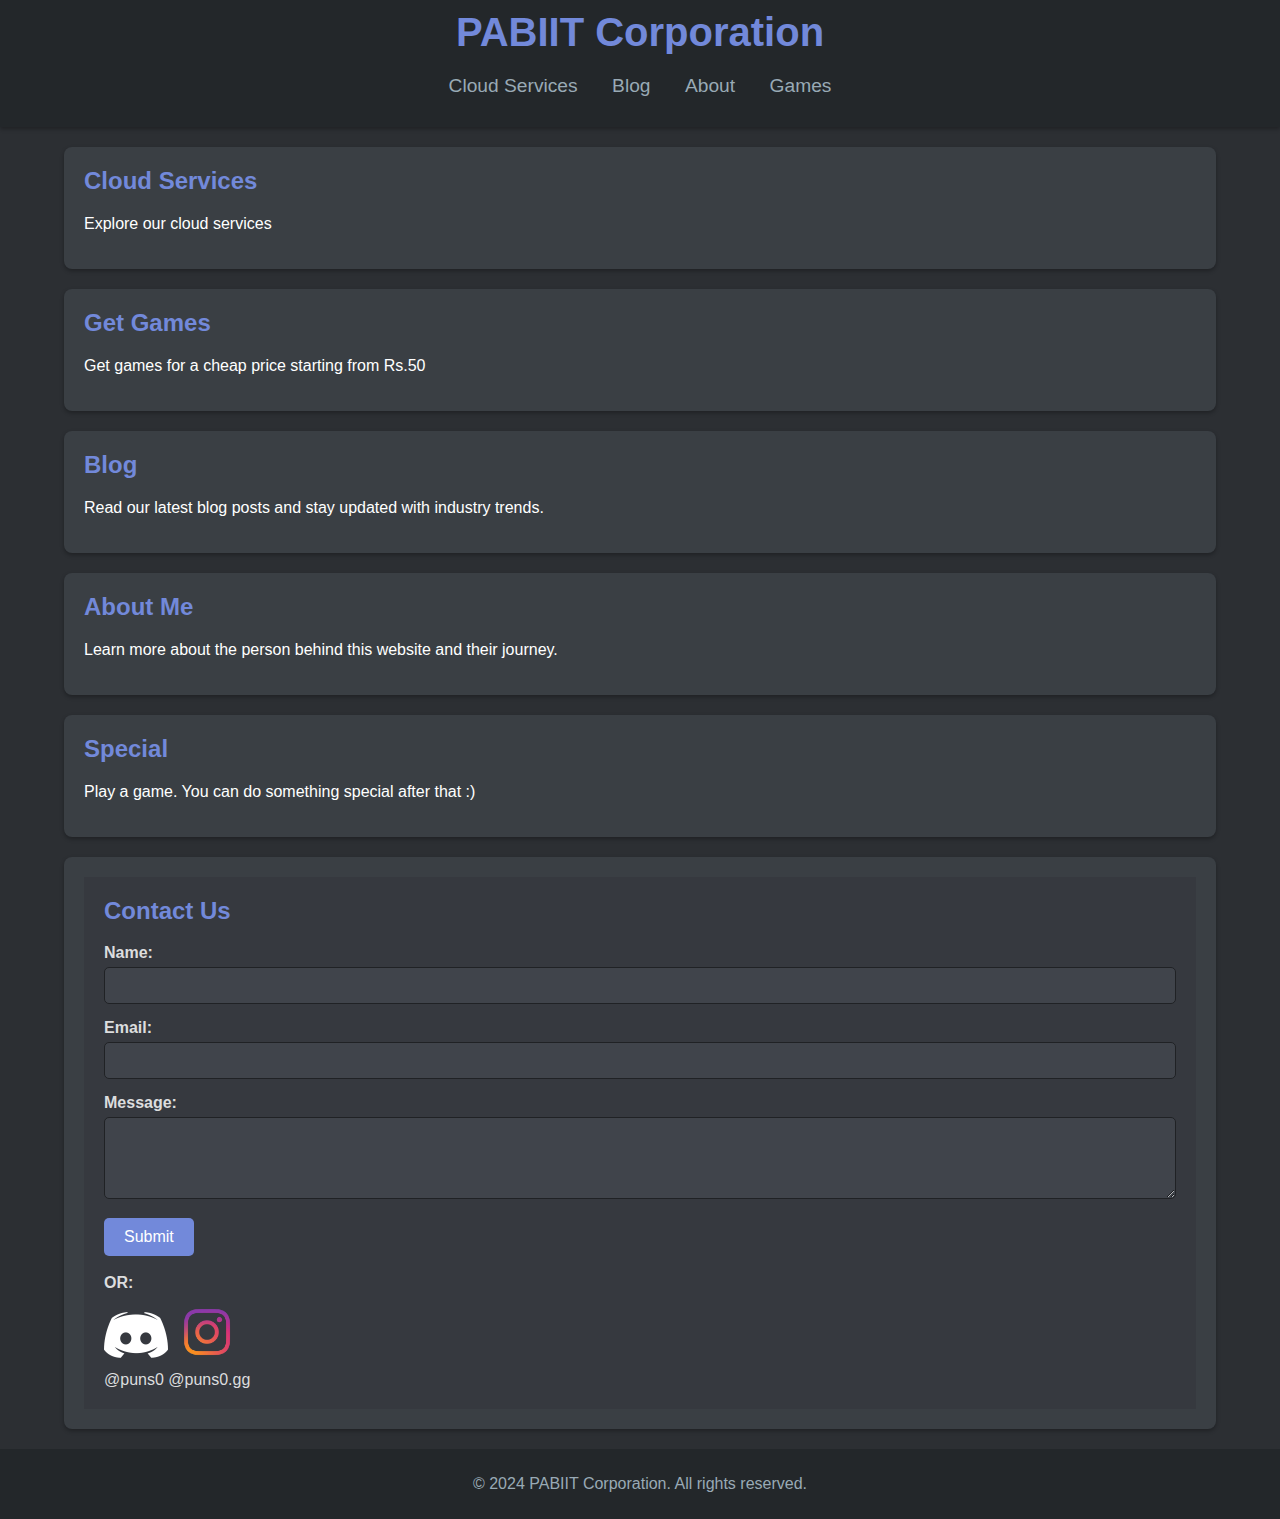
<file: index.html>
<!DOCTYPE html>
<html lang="en">
<head>
    <meta charset="UTF-8">
    <meta name="viewport" content="width=device-width, initial-scale=1.0">
    <meta name="description" content="PABIIT Corporation. Use PABIIT Cloud Services, read blogs, play games">
    <title>PABIIT Corporation</title>
    <script async src="https://pagead2.googlesyndication.com/pagead/js/adsbygoogle.js?client=ca-pub-1484845999654162"
     crossorigin="anonymous"></script>
    <link rel="icon" type="image/png" href="favicon.png">
    <style>
        body {
            margin: 0;
            font-family: Arial, sans-serif;
            background-color: #2C2F33;
            color: #FFFFFF;
        }
        header {
            background-color: #23272A;
            padding: 10px 0;
            text-align: center;
            box-shadow: 0 2px 4px rgba(0,0,0,0.3);
        }
        header h1 {
            margin: 0;
            font-size: 2.5em;
            font-weight: bold;
        }
        header h1 a {
            color: #7289DA;
            text-decoration: none;
        }
        header h1 a:hover {
            color: #99AAB5;
        }
        nav {
            text-align: center;
            margin: 20px 0;
        }
        nav ul {
            list-style: none;
            padding: 0;
        }
        nav ul li {
            display: inline;
            margin: 0 15px;
        }
        nav ul li a {
            color: #99AAB5;
            text-decoration: none;
            font-size: 1.2em;
        }
        nav ul li a:hover {
            color: #7289DA;
        }
        main {
            width: 90%;
            max-width: 1200px;
            margin: 20px auto;
        }
        section {
            background-color: #3A3F44;
            padding: 20px;
            margin: 20px 0;
            border-radius: 8px;
            box-shadow: 0 2px 4px rgba(0,0,0,0.3);
        }
        section h2 {
            margin-top: 0;
            color: #7289DA;
        }
        section a {
            color: #7289DA;
            text-decoration: none;
        }
        section a:hover {
            color: #99AAB5;
        }
        footer {
            text-align: center;
            padding: 10px 0;
            background-color: #23272A;
            color: #99AAB5;
            margin-top: 20px;
        }
        #contact-form {
            background-color: #36393f;
            color: #dcddde;
            padding: 20px;
        }

        #contact-form h2 {
            color: #7289da;
        }

        #contact-form label {
            display: block;
            margin-bottom: 5px;
            font-weight: bold;
        }
        
        #contact-form input[type="text"],
        #contact-form input[type="email"],
        #contact-form textarea {
            width: 100%;
            padding: 10px;
            margin-bottom: 15px;
            background-color: #40444b;
            border: 1px solid #202225;
            color: #dcddde;
            border-radius: 5px;
            box-sizing: border-box;
        }

        #contact-form input[type="submit"] {
            background-color: #7289da;
            color: #fff;
            border: none;
            padding: 10px 20px;
            font-size: 16px;
            border-radius: 5px;
            cursor: pointer;
            transition: background-color 0.3s;
        }

        #contact-form input[type="submit"]:hover {
            background-color: #677bc4;
        }
        
    </style>
</head>
<body>
    <header>
        <h1><a href="index.html">PABIIT Corporation</a></h1>
        <nav>
            <ul>
                <li><a href="cloud-services.html">Cloud Services</a></li>
                <li><a href="blog.html">Blog</a></li>
                <li><a href="about-me.html">About</a></li>
                <li><a href="gamepage.html">Games</a></li>
            </ul>
        </nav>
    </header>
    <main>
        <section id="cloud-services">
            <h2><a href="cloud-services.html">Cloud Services</a></h2>
            <p>Explore our cloud services</p>
        </section>
        <section id="games">
            <h2><a href="gamepage.html">Get Games</a></h2>
            <p>Get games for a cheap price starting from Rs.50</p>
        </section>
        <section id="blog">
            <h2><a href="blog.html">Blog</a></h2>
            <p>Read our latest blog posts and stay updated with industry trends.</p>
        </section>
        <section id="about-me">
            <h2><a href="about-me.html">About Me</a></h2>
            <p>Learn more about the person behind this website and their journey.</p>
        </section>
        <section id="special">
            <h2><a href="game.html">Special</a></h2>
            <p>Play a game. You can do something special after that :)</p>
        </section>
        <section id="contact">
            <div id="contact-form">
                <h2>Contact Us</h2>
                <form action="https://api.web3forms.com/submit" class="contact-left" method="post">
                    <input type="hidden" name="redirect" value="https://pabiit.cloud/homepage_redirect.html">
                    <label for="name">Name:</label>
                    <input type="text" id="name" name="name" required>

                    <label for="email">Email:</label>
                    <input type="email" id="email" name="email" required>

                    <label for="message">Message:</label>
                    <textarea id="message" name="message" rows="4" required></textarea>

                    <input type="submit" value="Submit">
                </form><br>
                <label for="OR">OR:</label>
                
                

                <img src="image2.png" width="64px" height="64px"> <a href="https://www.instagram.com/puns0.gg/"><img src="image.png" width="70px" height="70px"></a><br>@puns0   @puns0.gg
            </div>
        </section>
    </main>
    <footer>
        <p>&copy; 2024 PABIIT Corporation. All rights reserved.</p>
    </footer>
</body>
</html>
</file>
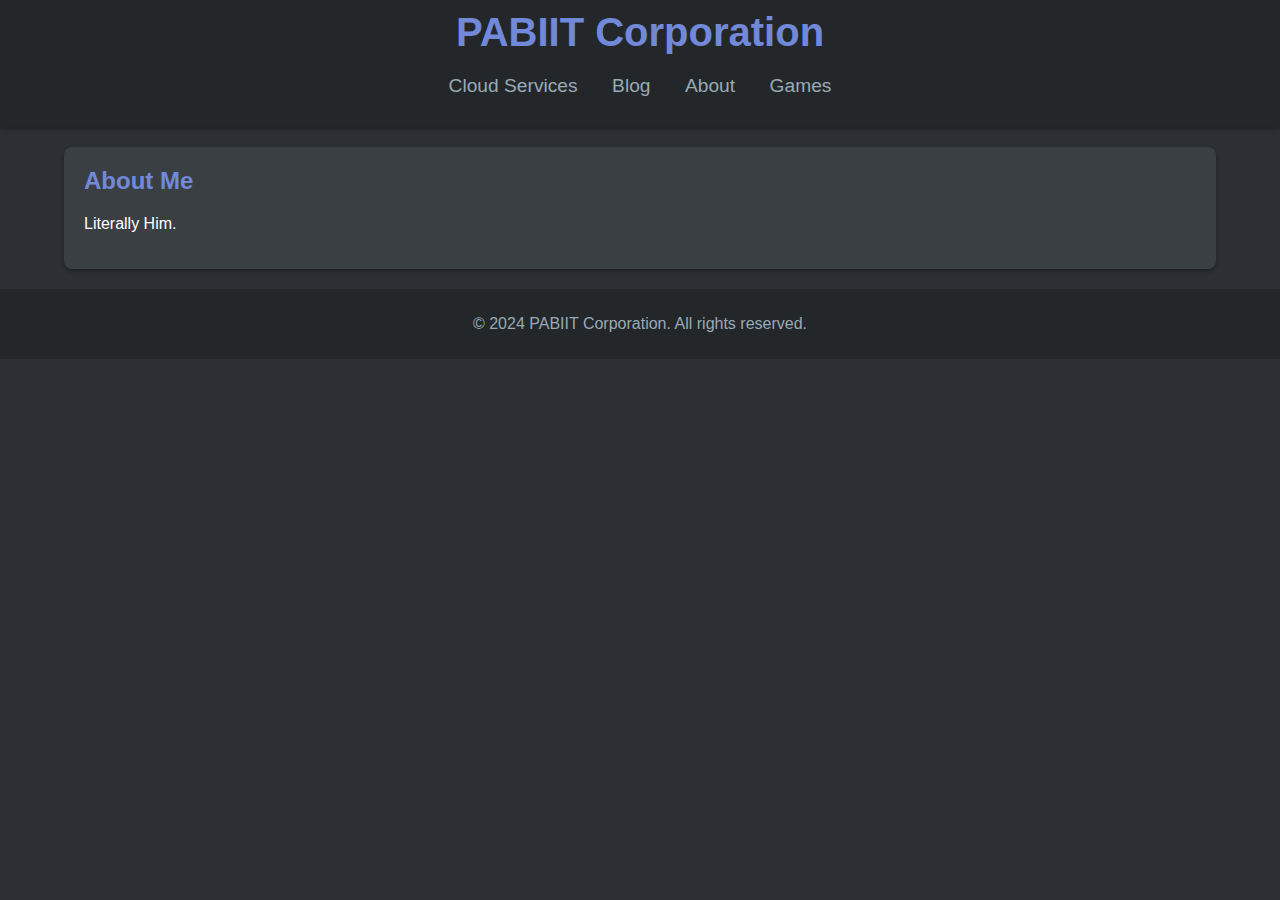
<file: about-me.html>
<!DOCTYPE html>
<html lang="en">
<head>
    <meta charset="UTF-8">
    <meta name="viewport" content="width=device-width, initial-scale=1.0">
    <meta name="description" content="PABIIT Corporation. About the man behind this site">
    <script async src="https://pagead2.googlesyndication.com/pagead/js/adsbygoogle.js?client=ca-pub-1484845999654162"
     crossorigin="anonymous"></script>
    <title>About Me - PABIIT Corporation</title>
    <link rel="icon" type="image/png" href="favicon.png">
    <style>
        body {
            margin: 0;
            font-family: Arial, sans-serif;
            background-color: #2C2F33;
            color: #FFFFFF;
        }
        header {
            background-color: #23272A;
            padding: 10px 0;
            text-align: center;
            box-shadow: 0 2px 4px rgba(0,0,0,0.3);
        }
        header h1 {
            margin: 0;
            font-size: 2.5em;
            font-weight: bold;
        }
        header h1 a {
            color: #7289DA;
            text-decoration: none;
        }
        header h1 a:hover {
            color: #99AAB5;
        }
        nav {
            text-align: center;
            margin: 20px 0;
        }
        nav ul {
            list-style: none;
            padding: 0;
        }
        nav ul li {
            display: inline;
            margin: 0 15px;
        }
        nav ul li a {
            color: #99AAB5;
            text-decoration: none;
            font-size: 1.2em;
        }
        nav ul li a:hover {
            color: #7289DA;
        }
        main {
            width: 90%;
            max-width: 1200px;
            margin: 20px auto;
        }
        section {
            background-color: #3A3F44;
            padding: 20px;
            margin: 20px 0;
            border-radius: 8px;
            box-shadow: 0 2px 4px rgba(0,0,0,0.3);
        }
        section h2 {
            margin-top: 0;
            color: #7289DA;
        }
        footer {
            text-align: center;
            padding: 10px 0;
            background-color: #23272A;
            color: #99AAB5;
            margin-top: 20px;
        }
        .ggg{
            width: 100px;
            height: 100px;
            background-color: black;

        }
    </style>
</head>
<body>
    <header>
        <h1><a href="index.html">PABIIT Corporation</a></h1>
        <nav>
            <ul>
                <li><a href="cloud-services.html">Cloud Services</a></li>
                <li><a href="blog.html">Blog</a></li>
                <li><a href="about-me.html">About</a></li>
                <li><a href="gamepage.html">Games</a></li>
            </ul>
        </nav>
    </header>
    <main>
        <section id="about-me">
            <h2>About Me</h2>
            <p>
                Literally Him.

            </p>
           
            
            
        </section>
    </main>
    <footer>
        <p>&copy; 2024 PABIIT Corporation. All rights reserved.</p>
    </footer>
</body>

</html>
</file>
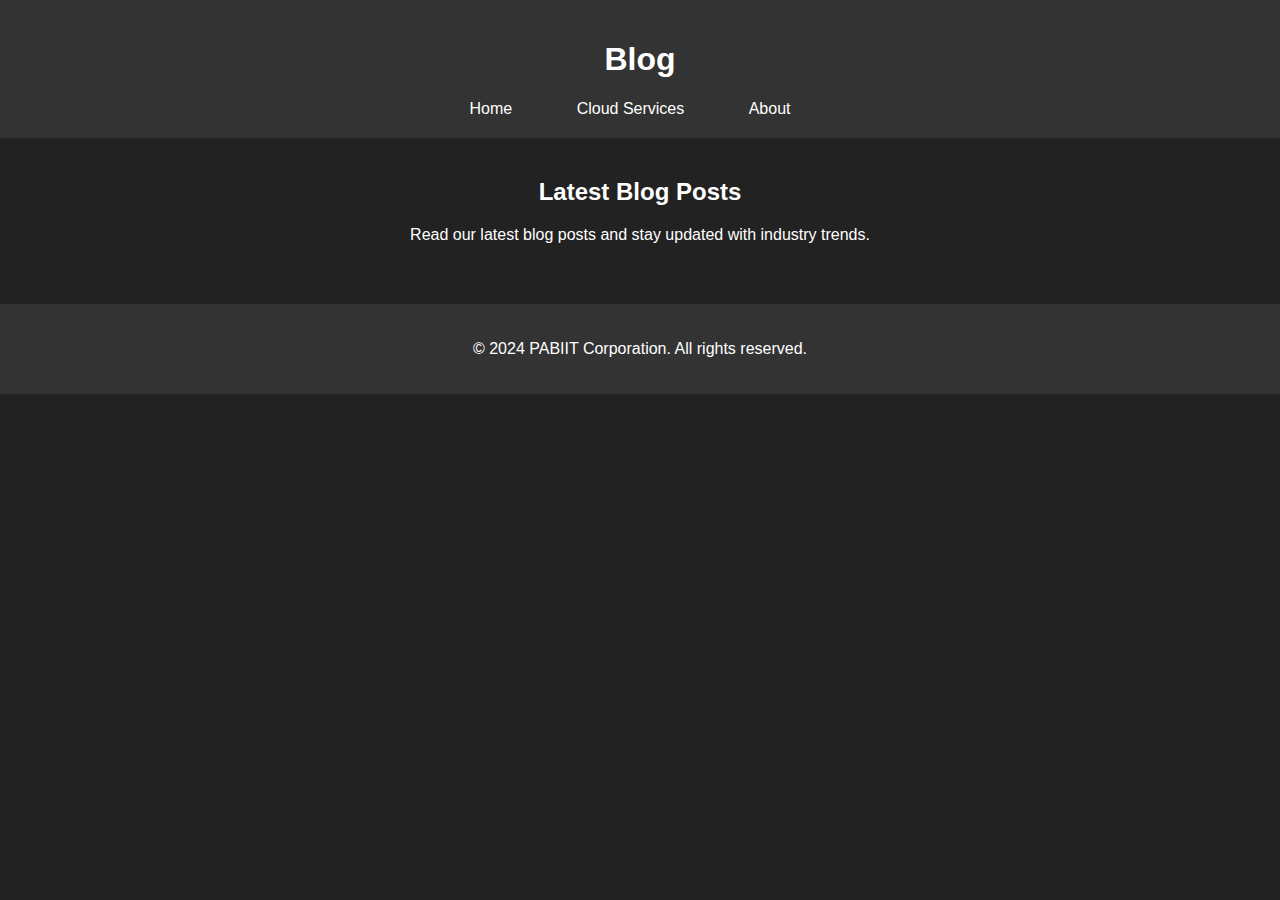
<file: blog.html>
<!DOCTYPE html>
<html lang="en">
<head>
    <meta charset="UTF-8">
    <meta name="viewport" content="width=device-width, initial-scale=1.0">
    <title>Blog</title>
    <link rel="stylesheet" href="styles-blog.css">
</head>
<body>
    <header>
        <h1>Blog</h1>
        <nav>
            <ul>
                <li><a href="index.html">Home</a></li>
                <li><a href="cloud-services.html">Cloud Services</a></li>
                <li><a href="about-me.html">About</a></li>
            </ul>
        </nav>
    </header>
    <main>
        <section>
            <h2>Latest Blog Posts</h2>
            <p>Read our latest blog posts and stay updated with industry trends.</p>
        </section>
    </main>
    <footer>
        <p>&copy; 2024 PABIIT Corporation. All rights reserved.</p>
    </footer>
</body>
</html>
</file>
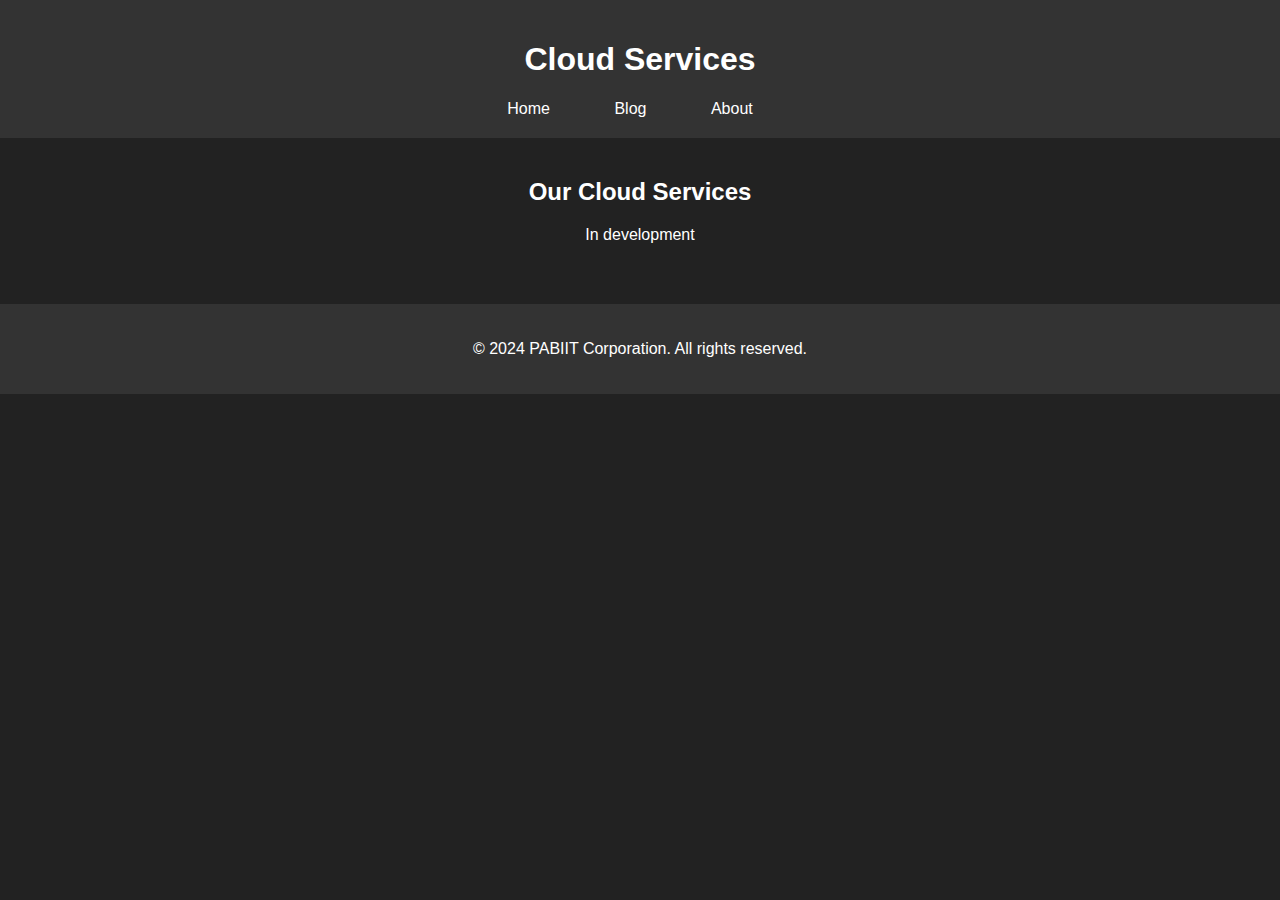
<file: cloud-services.html>
<!DOCTYPE html>
<html lang="en">
<head>
    <meta charset="UTF-8">
    <meta name="viewport" content="width=device-width, initial-scale=1.0">
    <title>Cloud Services</title>
    <link rel="stylesheet" href="styles-cloud-services.css">
</head>
<body>
    <header>
        <h1>Cloud Services</h1>
        <nav>
            <ul>
                <li><a href="index.html">Home</a></li>
                <li><a href="blog.html">Blog</a></li>
                <li><a href="about-me.html">About</a></li>
            </ul>
        </nav>
    </header>
    <main>
        <section>
            <h2>Our Cloud Services</h2>
            <p>In development</p>
        </section>
    </main>
    <footer>
        <p>&copy; 2024 PABIIT Corporation. All rights reserved.</p>
    </footer>
</body>
</html>
</file>
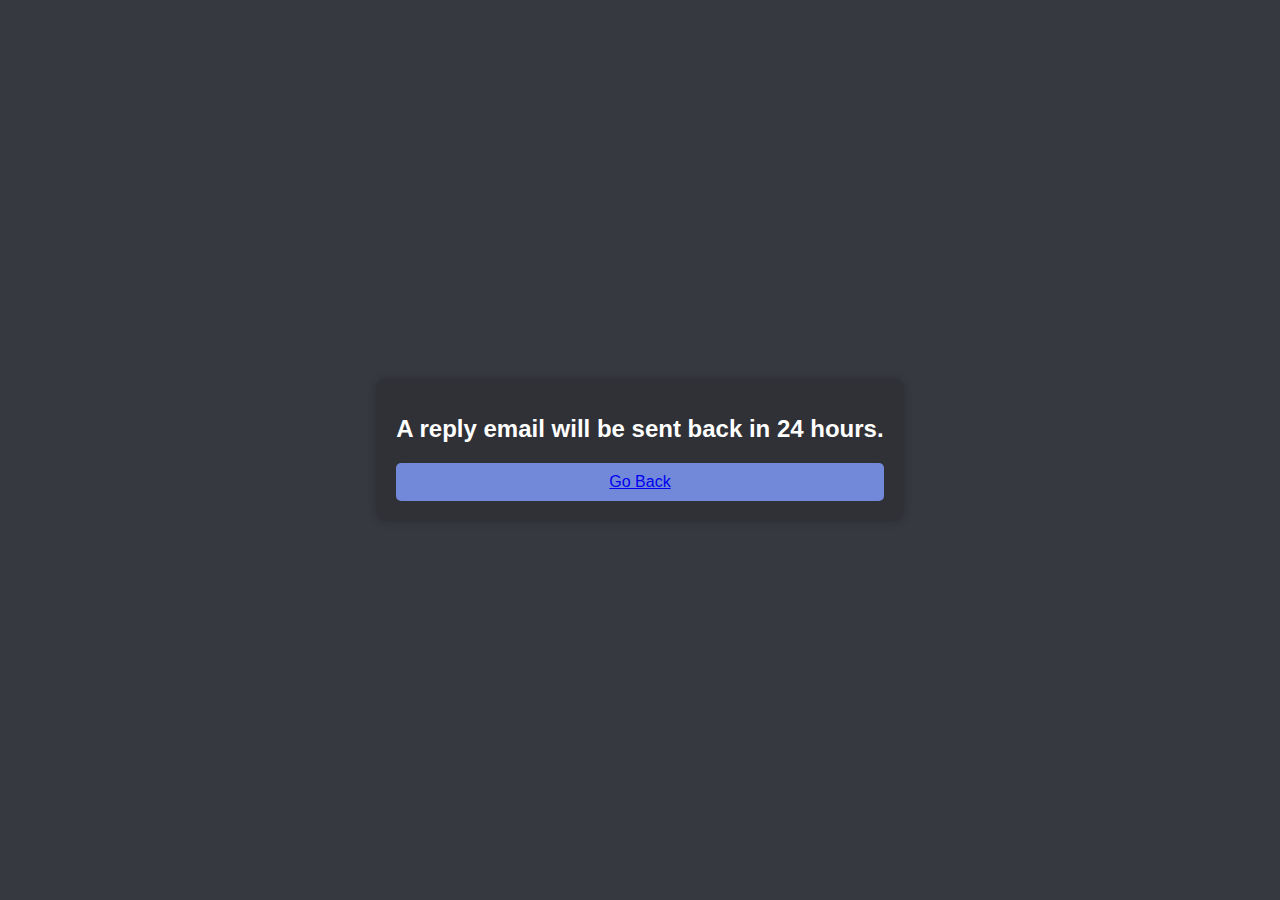
<file: cloudservices_redirect.html>
<!DOCTYPE html>
<html lang="en">
<head>
    <meta charset="UTF-8">
    <meta name="viewport" content="width=device-width, initial-scale=1.0">
    <title>PABIIT Cloud Services</title>
    <script async src="https://pagead2.googlesyndication.com/pagead/js/adsbygoogle.js?client=ca-pub-1484845999654162"
     crossorigin="anonymous"></script>
    <style>
        body {
            font-family: 'Whitney', 'Helvetica Neue', Helvetica, Arial, sans-serif;
            background-color: #36393f;
            color: #ffffff;
            margin: 0;
            padding: 0;
            display: flex;
            justify-content: center;
            align-items: center;
            height: 100vh;
        }
        .form-container {
            background-color: #2f3136;
            padding: 20px;
            border-radius: 10px;
            box-shadow: 0 0 10px rgba(0, 0, 0, 0.2);
            
            text-align: center;
        }
        h1 {
            margin-bottom: 20px;
            font-size: 24px;
        }
        label {
            display: block;
            margin-bottom: 10px;
            font-size: 18px;
        }
        select {
            width: 100%;
            padding: 10px;
            margin-bottom: 20px;
            border: none;
            border-radius: 5px;
            background-color: #40444b;
            color: #ffffff;
            font-size: 16px;
            appearance: none;
        }
        button {
            padding: 10px 20px;
            background-color: #7289da;
            color: #ffffff;
            border: none;
            border-radius: 5px;
            cursor: pointer;
            font-size: 16px;
            width: 100%;
        }
        button:hover {
            background-color: #677bc4;
        }
    </style>
</head>
<body>
    <div class="form-container">
        <h1>A reply email will be sent back in 24 hours.<br></h1>
        <button type="submit"><a href="cloud-services.html">Go Back</a></button>
    </div>
</body>
</html>
</file>
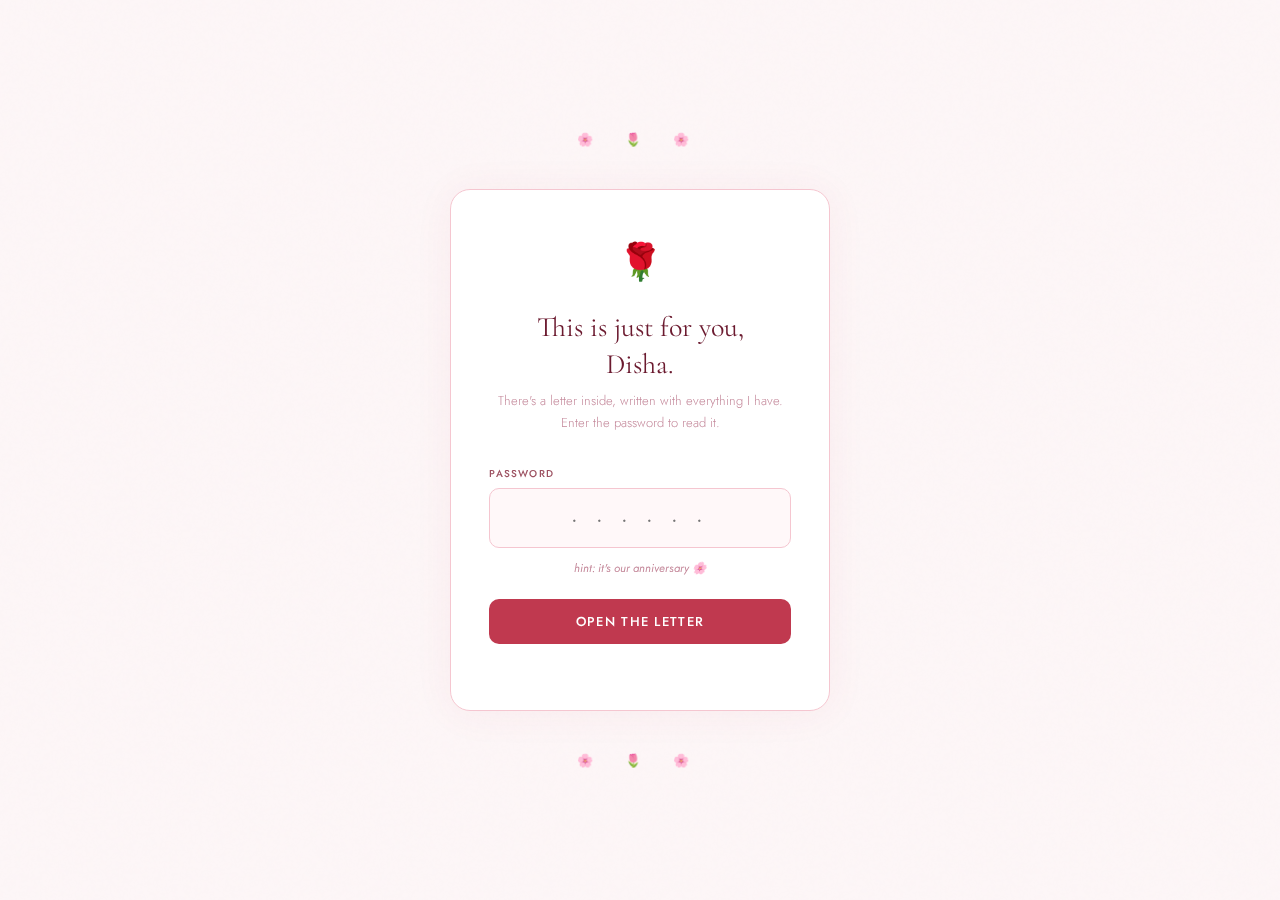
<file: disha.html>
<!DOCTYPE html>
<html lang="en">
<head>
  <meta charset="UTF-8" />
  <meta name="viewport" content="width=device-width, initial-scale=1.0" />
  <title>For Disha</title>
  <link href="https://fonts.googleapis.com/css2?family=Cormorant+Garamond:ital,wght@0,300;0,400;0,500;1,300;1,400&family=Jost:wght@300;400;500&display=swap" rel="stylesheet" />
  <style>
    *, *::before, *::after { box-sizing: border-box; margin: 0; padding: 0; }

    :root {
      --rose:       #c0394f;
      --rose-soft:  #e8a0b0;
      --rose-pale:  #fff0f3;
      --rose-faint: #fff8f9;
      --petal:      #f5c6d0;
      --ink:        #2a0d16;
      --ink-mid:    #6b1a2f;
      --ink-soft:   #9c5060;
      --ink-mute:   #c4889a;
      --cream:      #fdf6f7;
    }

    html, body {
      min-height: 100%;
      background: var(--cream);
      font-family: 'Jost', sans-serif;
      color: var(--ink);
    }

    /* ── noise texture overlay ── */
    body::before {
      content: '';
      position: fixed;
      inset: 0;
      background-image: url("data:image/svg+xml,%3Csvg viewBox='0 0 200 200' xmlns='http://www.w3.org/2000/svg'%3E%3Cfilter id='n'%3E%3CfeTurbulence type='fractalNoise' baseFrequency='0.75' numOctaves='4' stitchTiles='stitch'/%3E%3C/filter%3E%3Crect width='100%25' height='100%25' filter='url(%23n)' opacity='0.03'/%3E%3C/svg%3E");
      pointer-events: none;
      z-index: 0;
      opacity: 0.4;
    }

    /* ══════════════════════════════
       LOCK SCREEN
    ══════════════════════════════ */
    #lock-screen {
      position: relative;
      z-index: 1;
      min-height: 100vh;
      display: flex;
      flex-direction: column;
      align-items: center;
      justify-content: center;
      padding: 2rem 1.25rem;
    }

    .lock-petal-top {
      font-size: 13px;
      letter-spacing: 14px;
      color: var(--rose-soft);
      margin-bottom: 2.5rem;
      user-select: none;
    }

    .lock-card {
      background: white;
      border: 0.5px solid var(--petal);
      border-radius: 20px;
      padding: 2.8rem 2.4rem 2.4rem;
      width: 100%;
      max-width: 380px;
      text-align: center;
      position: relative;
      box-shadow: 0 2px 40px rgba(192, 57, 79, 0.06);
    }

    .lock-rose {
      font-size: 36px;
      display: block;
      margin-bottom: 1.4rem;
      animation: breathe 4s ease-in-out infinite;
    }

    @keyframes breathe {
      0%, 100% { transform: scale(1); }
      50% { transform: scale(1.06); }
    }

    .lock-card h1 {
      font-family: 'Cormorant Garamond', serif;
      font-size: 28px;
      font-weight: 400;
      color: var(--ink-mid);
      margin-bottom: 0.5rem;
      line-height: 1.3;
    }

    .lock-card .sub {
      font-size: 13px;
      color: var(--ink-mute);
      font-weight: 300;
      line-height: 1.7;
      margin-bottom: 2rem;
    }

    .field-label {
      font-size: 10px;
      letter-spacing: 0.12em;
      text-transform: uppercase;
      color: var(--ink-soft);
      display: block;
      text-align: left;
      margin-bottom: 7px;
      font-weight: 500;
    }

    .pwd-input {
      width: 100%;
      background: var(--rose-faint);
      border: 0.5px solid var(--petal);
      border-radius: 10px;
      padding: 13px 16px;
      font-size: 22px;
      letter-spacing: 0.25em;
      color: var(--ink);
      outline: none;
      text-align: center;
      font-family: 'Jost', sans-serif;
      transition: border-color 0.2s, background 0.2s;
      margin-bottom: 12px;
    }

    .pwd-input:focus {
      border-color: var(--rose);
      background: white;
    }

    .hint-text {
      font-size: 11.5px;
      color: var(--ink-mute);
      font-style: italic;
      margin-bottom: 1.4rem;
      display: block;
    }

    .unlock-btn {
      width: 100%;
      background: var(--rose);
      color: white;
      border: none;
      border-radius: 10px;
      padding: 13px;
      font-size: 13px;
      font-weight: 500;
      letter-spacing: 0.1em;
      text-transform: uppercase;
      cursor: pointer;
      font-family: 'Jost', sans-serif;
      transition: background 0.2s, transform 0.1s;
    }

    .unlock-btn:hover { background: #a82e43; }
    .unlock-btn:active { transform: scale(0.98); }

    .err {
      font-size: 12px;
      color: #b33;
      min-height: 18px;
      margin-top: 10px;
      text-align: center;
    }

    .lock-petal-bot {
      font-size: 13px;
      letter-spacing: 14px;
      color: var(--rose-soft);
      margin-top: 2.5rem;
      user-select: none;
    }

    /* ══════════════════════════════
       MESSAGE SCREEN
    ══════════════════════════════ */
    #message-screen {
      display: none;
      position: relative;
      z-index: 1;
      min-height: 100vh;
      padding: 4rem 1.25rem 5rem;
      animation: fadeUp 0.7s ease both;
    }

    @keyframes fadeUp {
      from { opacity: 0; transform: translateY(18px); }
      to   { opacity: 1; transform: translateY(0); }
    }

    .letter-wrap {
      max-width: 680px;
      margin: 0 auto;
    }

    /* header */
    .letter-header {
      text-align: center;
      margin-bottom: 3.5rem;
    }

    .header-rule {
      display: flex;
      align-items: center;
      gap: 14px;
      margin-bottom: 1.6rem;
    }

    .header-rule hr {
      flex: 1;
      border: none;
      border-top: 0.5px solid var(--petal);
    }

    .header-rule span {
      font-size: 20px;
    }

    .letter-header .eyebrow {
      font-size: 10px;
      letter-spacing: 0.2em;
      text-transform: uppercase;
      color: var(--ink-mute);
      font-weight: 400;
      display: block;
      margin-bottom: 0.5rem;
    }

    .letter-header h2 {
      font-family: 'Cormorant Garamond', serif;
      font-size: 52px;
      font-weight: 300;
      color: var(--ink-mid);
      line-height: 1.1;
    }

    .letter-header .date-line {
      font-size: 12px;
      color: var(--ink-mute);
      margin-top: 0.7rem;
      font-style: italic;
      font-weight: 300;
    }

    /* letter card */
    .letter-card {
      background: white;
      border: 0.5px solid var(--petal);
      border-radius: 20px;
      padding: 3rem 3.2rem;
      box-shadow: 0 2px 40px rgba(192, 57, 79, 0.05);
      position: relative;
      overflow: hidden;
    }

    .letter-card::before {
      content: '🌹';
      position: absolute;
      top: -18px;
      right: 32px;
      font-size: 64px;
      opacity: 0.055;
      transform: rotate(20deg);
      pointer-events: none;
    }

    .salutation {
      font-family: 'Cormorant Garamond', serif;
      font-size: 22px;
      font-weight: 400;
      color: var(--ink-mid);
      margin-bottom: 1.6rem;
      font-style: italic;
    }

    .letter-body {
      font-family: 'Cormorant Garamond', serif;
      font-size: 18px;
      font-weight: 300;
      line-height: 2;
      color: var(--ink);
      white-space: pre-wrap;
      word-break: break-word;
    }

    .letter-body p {
      margin-bottom: 1.4rem;
    }

    .signature {
      margin-top: 2.4rem;
      padding-top: 1.6rem;
      border-top: 0.5px solid var(--petal);
      font-family: 'Cormorant Garamond', serif;
      font-size: 17px;
      font-style: italic;
      color: var(--ink-mid);
      text-align: right;
    }

    /* footer */
    .letter-footer {
      margin-top: 3rem;
      text-align: center;
    }

    .footer-rule {
      display: flex;
      align-items: center;
      gap: 14px;
      margin-bottom: 1rem;
    }

    .footer-rule hr {
      flex: 1;
      border: none;
      border-top: 0.5px solid var(--petal);
    }

    .letter-footer p {
      font-size: 11.5px;
      color: var(--ink-mute);
      font-style: italic;
      letter-spacing: 0.04em;
    }

    /* ── shake ── */
    .shake { animation: shake 0.4s ease; }
    @keyframes shake {
      0%,100% { transform: translateX(0); }
      20%      { transform: translateX(-7px); }
      40%      { transform: translateX(7px); }
      60%      { transform: translateX(-4px); }
      80%      { transform: translateX(4px); }
    }

    /* ── mobile ── */
    @media (max-width: 600px) {
      .letter-card { padding: 2rem 1.5rem; }
      .letter-header h2 { font-size: 38px; }
      .letter-body { font-size: 17px; }
    }
  </style>
</head>
<body>

<!-- ══ LOCK SCREEN ══ -->
<div id="lock-screen">
  <div class="lock-petal-top">🌸 🌷 🌸</div>

  <div class="lock-card">
    <span class="lock-rose">🌹</span>
    <h1>This is just for you,<br>Disha.</h1>
    <p class="sub">There's a letter inside, written with everything I have.<br>Enter the password to read it.</p>

    <label class="field-label" for="pwd">Password</label>
    <input
      class="pwd-input"
      type="password"
      id="pwd"
      maxlength="10"
      autocomplete="off"
      placeholder="· · · · · ·"
    />
    <span class="hint-text">hint: it's our anniversary 🌸</span>
    <button class="unlock-btn" onclick="tryUnlock()">Open the letter</button>
    <div class="err" id="err"></div>
  </div>

  <div class="lock-petal-bot">🌸 🌷 🌸</div>
</div>

<!-- ══ MESSAGE SCREEN ══ -->
<div id="message-screen">
  <div class="letter-wrap">

    <div class="letter-header">
      <div class="header-rule">
        <hr /><span>🌹</span><hr />
      </div>
      <span class="eyebrow">a letter for</span>
      <h2>Disha</h2>
      <div class="date-line" id="letter-date"></div>
    </div>

    <div class="letter-card">
      <div class="salutation">My dearest Disha,</div>

      <div class="letter-body" id="letter-body">
        Disha, 

        I heard everything you said. All of it. And I'm not going to fight it or dismiss any of it. I want you to know that. 

        You said I never really listened to you. That when you expressed yourself, I made it about me. That I'd bring up my own pain instead of just sitting with yours first. You're right. I did that. More than once. And I understand now how exhausting that must have been  to keep coming to me with something that's hurting you and feel like you have to compete just to be heard.  I'm sorry for that. Genuinely. 

        You said my effort wasn't consistent. That I'd do it for a few days and then it would just disappear and you'd be left hoping, getting anxious. I know how that feeling is, waiting on someone who keeps almost showing up. I got too comfortable. I stopped being intentional with my efforts. I let work and stress become excuses when they shouldn't have been. You should be my priority. 

        You said you felt like you were "too much." Disha, I hate that I made you feel that way. You were never too much. Your needs were not fulfilled by me, I kept falling short of that. You were trying to express yourself and instead of just listening, I made you feel guilty. That's one of the things I regret the most. I truly regret it Disha. 

        You said I never checked in on you. That I'd wake up and go "be normal or leave it". You deserved to be asked if you are okay before anything else, every single time. I should have been that person for you, I SHOULD HAVE BEEN THAT PERSON, and I wasn't. I’m sorry for that Disha. 

        You said I let you beg. And I did. I sat there and let that happen and I'm genuinely ashamed of that. I had never done that. You stopped me from doing the same thing because you couldn't bear to see me lose my dignity. I didn't give you that same care back. I'm sorry. 

        And I know I wasn't the same person I was at the start of us. I got distant, I withdrew, partly because of stress, partly because I was hurting in ways I didn't know how to say out loud. That's not an excuse, just the honest truth. I should have talked to you instead of going quiet. 

        Now I want to be honest about something, not to argue with you but to tell you everything: 

        I have put in effort, Disha. Not always the visible kind, not always paragraphs and reassurance every day, but I did things quietly for you and for us that I never made a big deal about. I learned to play a song for you on guitar. I picked up calls in the middle of the night, stayed until morning, even when we were just friends. I've shown up in ways I don't think were ever fully seen. I'm not saying this to make you feel bad. I'm saying it because I genuinely don't want you to leave thinking I never cared. I cared more than I ever knew how to show. I have cared Disha. I hope you can see it too.  

        And Disha, I have to be honest about this part too, because it's been sitting heavy on me. He didn't fight for you. He told you he didn't love you anymore and you still stayed. He got with someone else, even kissed her and you still went back. I hate to say this one but, you made love with him after it was over. He never really chose you the way you deserved to be chosen. I'm saying it because I don't understand how someone who gave so little got so many chances, and I, someone who has loved you since 8th grade and would do anything to fix this, can't get even one more. That genuinely breaks me, Disha. I'm just... hurt. And I'm confused. Because you deserve someone who fights for you and I am that person, if you'll let me be. 

        I know you said you've thought about this a hundred times. I know you said you couldn't move on even if you forgave me. I'm not going to beg, and I'm not going to pretend everything was perfect. But I am telling you clearly, I understand now what you actually needed from me. Not in a casual way. Actual understanding. I have used these 2 months trying to reflect on everything and see to it that you get what you deserve, that you get what you always wanted from me. And I want to be that for you. 
        Give me a chance. 


        Since 8th grade, Disha. That's 5, 6 years of me choosing you. I'm still choosing you. I just need to know if you'll choose me back, one more time. 


        Also, it just happens to be around this time, in 2022 that I had told Aman about you. It was 15th April. 
        So many things feel like destiny to me. So many things match up. Like how you held my hand for the first time after getting together, 27th November. The same day, the previous year you were sad, so sad but the year after, we were together, holding hands, happy this time. It’s just one of those days, but there are like so many days we have talked about before as well, they feel like destiny Disha. 


        I feel like we can continue being happy. I feel like we can make it. I hope you feel it too. I’d like to talk more, even if there isn't a chance, I’d like to talk more. 

        If there's even a small part of you that thinks this is worth one more try, I'm here. 

        I’ve loved you, I love you, and I will continue to love you no matter what. 
        I love you Disha. 

        
      </div>

      <div class="signature">
        with everything I have,<br>
        <strong style="font-size:20px; font-weight:400;">— Puneet</strong>
      </div>
    </div>

    <div class="letter-footer">
      <div class="footer-rule">
        <hr /><span>🌸</span><hr />
      </div>
      <p>written with honesty &nbsp;·&nbsp; sent with hope &nbsp;·&nbsp; meant with love</p>
    </div>

  </div>
</div>

<script>
  const PASSWORD = "231124";

  document.getElementById("letter-date").textContent = new Date().toLocaleDateString("en-IN", {
    weekday: "long", year: "numeric", month: "long", day: "numeric"
  });

  document.getElementById("pwd").addEventListener("keydown", e => {
    if (e.key === "Enter") tryUnlock();
  });

  function tryUnlock() {
    const val = document.getElementById("pwd").value.trim();
    if (val === PASSWORD) {
      document.getElementById("lock-screen").style.display = "none";
      document.getElementById("message-screen").style.display = "block";
      window.scrollTo(0, 0);
    } else {
      document.getElementById("err").textContent = "Hmm, that's not it. Try again.";
      const card = document.querySelector(".lock-card");
      card.classList.remove("shake");
      void card.offsetWidth;
      card.classList.add("shake");
      document.getElementById("pwd").value = "";
      document.getElementById("pwd").focus();
    }
  }
</script>
</body>
</html>
</file>
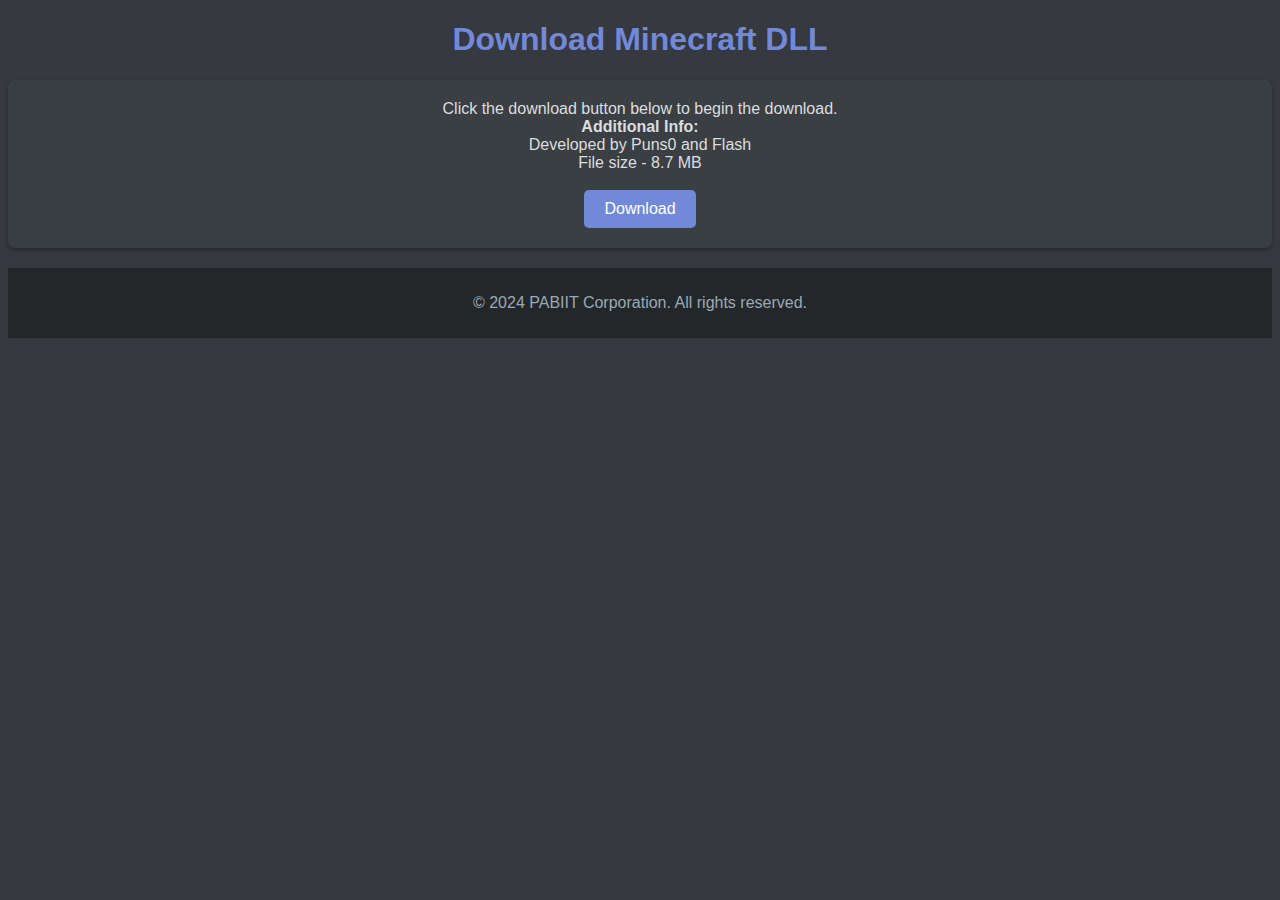
<file: downloaddll.html>
<!DOCTYPE html>
<html lang="en">
    <head>
        <meta charset="UTF-8">
        <meta name="viewport" content="width=device-width, initial-scale=1.0">
        <title>Download files</title>
        <script async src="https://pagead2.googlesyndication.com/pagead/js/adsbygoogle.js?client=ca-pub-1484845999654162"
     crossorigin="anonymous"></script>
        <style>
            body {
                background-color: #36393f;
                color: #dcddde;
                font-family: Arial, sans-serif;
            }
        
            h1 {
                color: #7289da;
            }
        
            label, input, textarea {
                display: block;
                width: 100%;
                margin-bottom: 10px;
            }
        
            input, textarea {
                background-color: #40444b;
                border: 1px solid #202225;
                color: #dcddde;
                padding: 10px;
                font-size: 16px;
                border-radius: 5px;
            }
        
            input[type="submit"] {
                background-color: #7289da;
                color: #fff;
                border: none;
                padding: 10px 20px;
                font-size: 16px;
                border-radius: 5px;
                cursor: pointer;
                transition: background-color 0.3s;
            }
        
            input[type="submit"]:hover {
                background-color: #677bc4;
            }
            section {
                background-color: #3A3F44;
                padding: 20px;
                margin: 20px 0;
                border-radius: 8px;
                box-shadow: 0 2px 4px rgba(0,0,0,0.3);
            }   
            #contact-form {
            background-color: #36393f;
            color: #dcddde;
            padding: 20px;
        }

        #contact-form h2 {
            color: #7289da;
        }

        #contact-form label {
            display: block;
            margin-bottom: 5px;
            font-weight: bold;
        }
        
        #contact-form input[type="text"],
        #contact-form input[type="email"],
        #contact-form textarea {
            width: 100%;
            padding: 10px;
            margin-bottom: 15px;
            background-color: #40444b;
            border: 1px solid #202225;
            color: #dcddde;
            border-radius: 5px;
            box-sizing: border-box;
        }

        #down{
            background-color: #7289da;
            color: #fff;
            border: none;
            padding: 10px 20px;
            font-size: 16px;
            border-radius: 5px;
            cursor: pointer;
            transition: background-color 0.3s;
        }

        #contact-form input[type="submit"]:hover {
            background-color: #677bc4;
        }
        footer {
            text-align: center;
            padding: 10px 0;
            background-color: #23272A;
            color: #99AAB5;
            margin-top: 20px;
        }
        </style>
    </head>
    <body>
        <h1 style="text-align: center;">Download Minecraft DLL</h1>
        <section style="text-align: center;">
            Click the download button below to begin the download.<br>
            <b>Additional Info:</b><br>
            Developed by Puns0 and Flash<br>
            File size - 8.7 MB<br><br>
            <a href="dll.rar" download="dll.zip" ><button id="down">Download</button></a>

        </section>
        <footer>
            <p>&copy; 2024 PABIIT Corporation. All rights reserved.</p>
        </footer>

    </body>
</html>
</file>
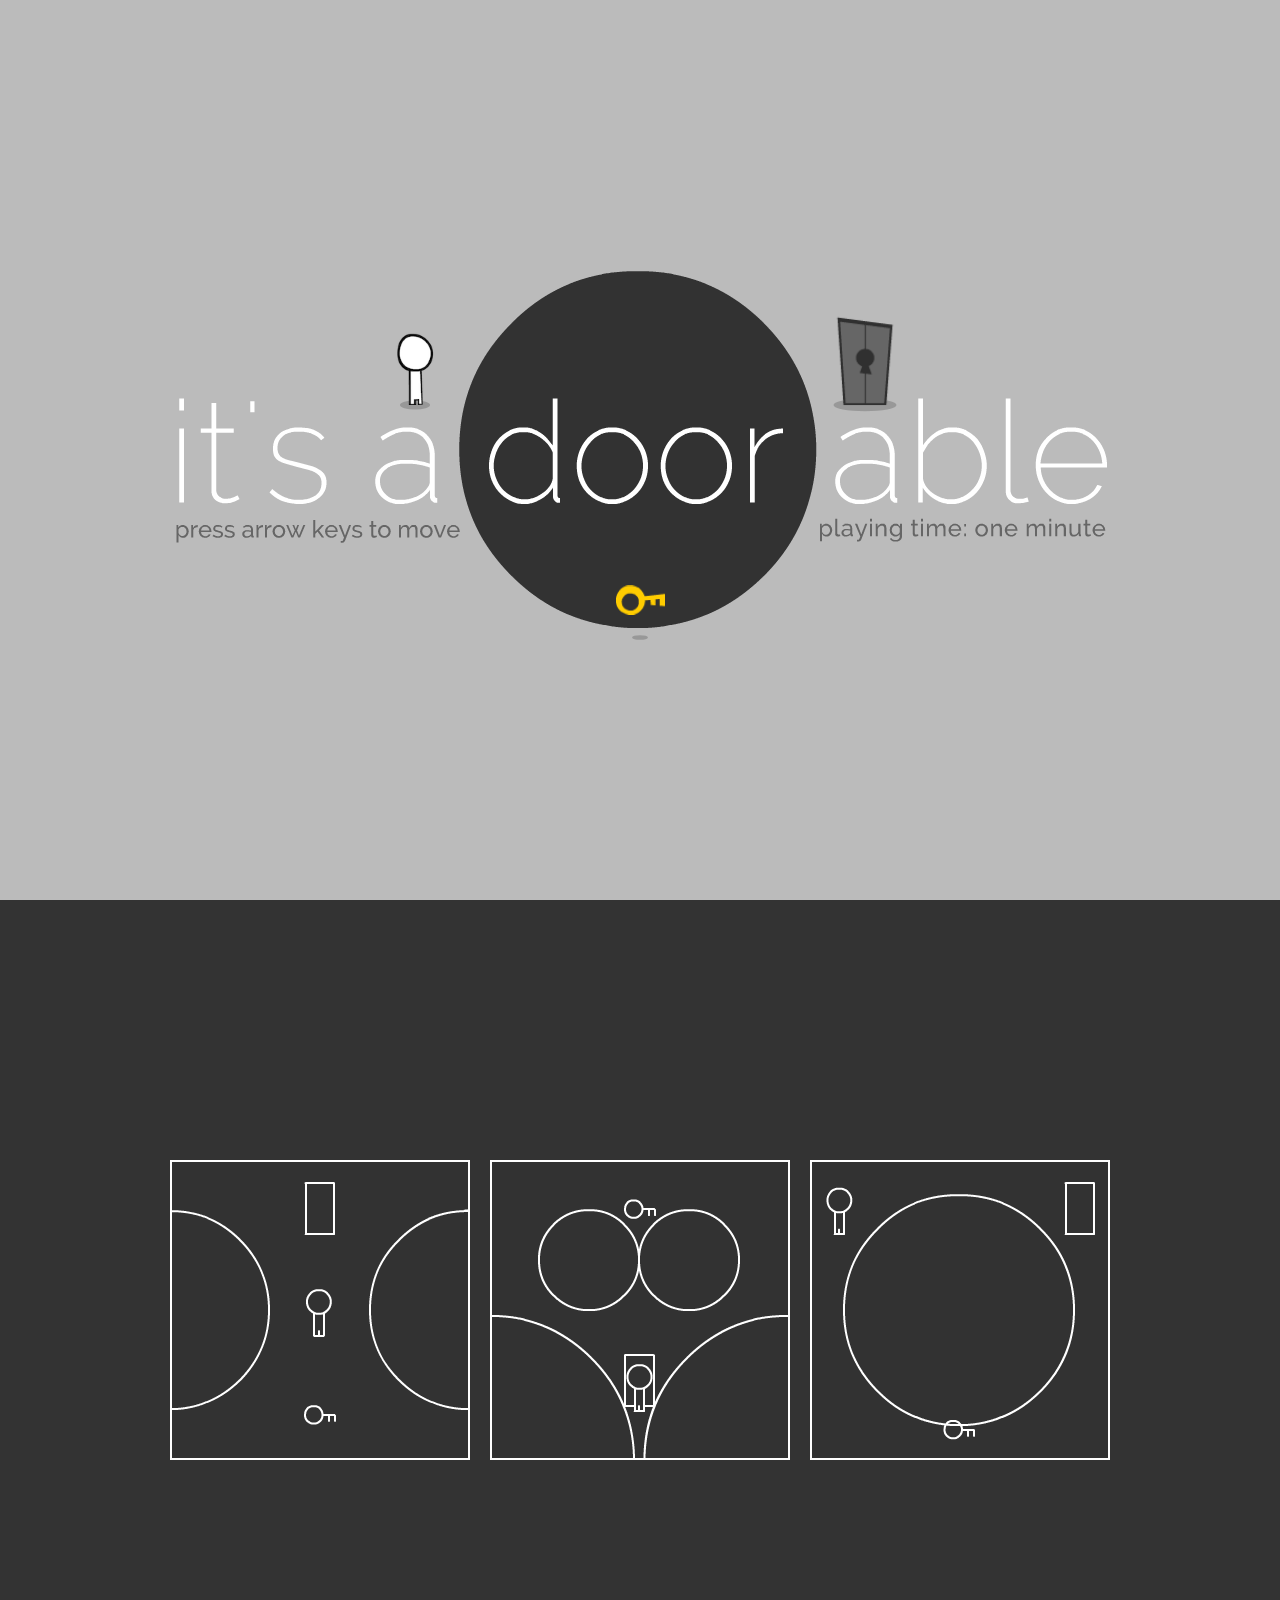
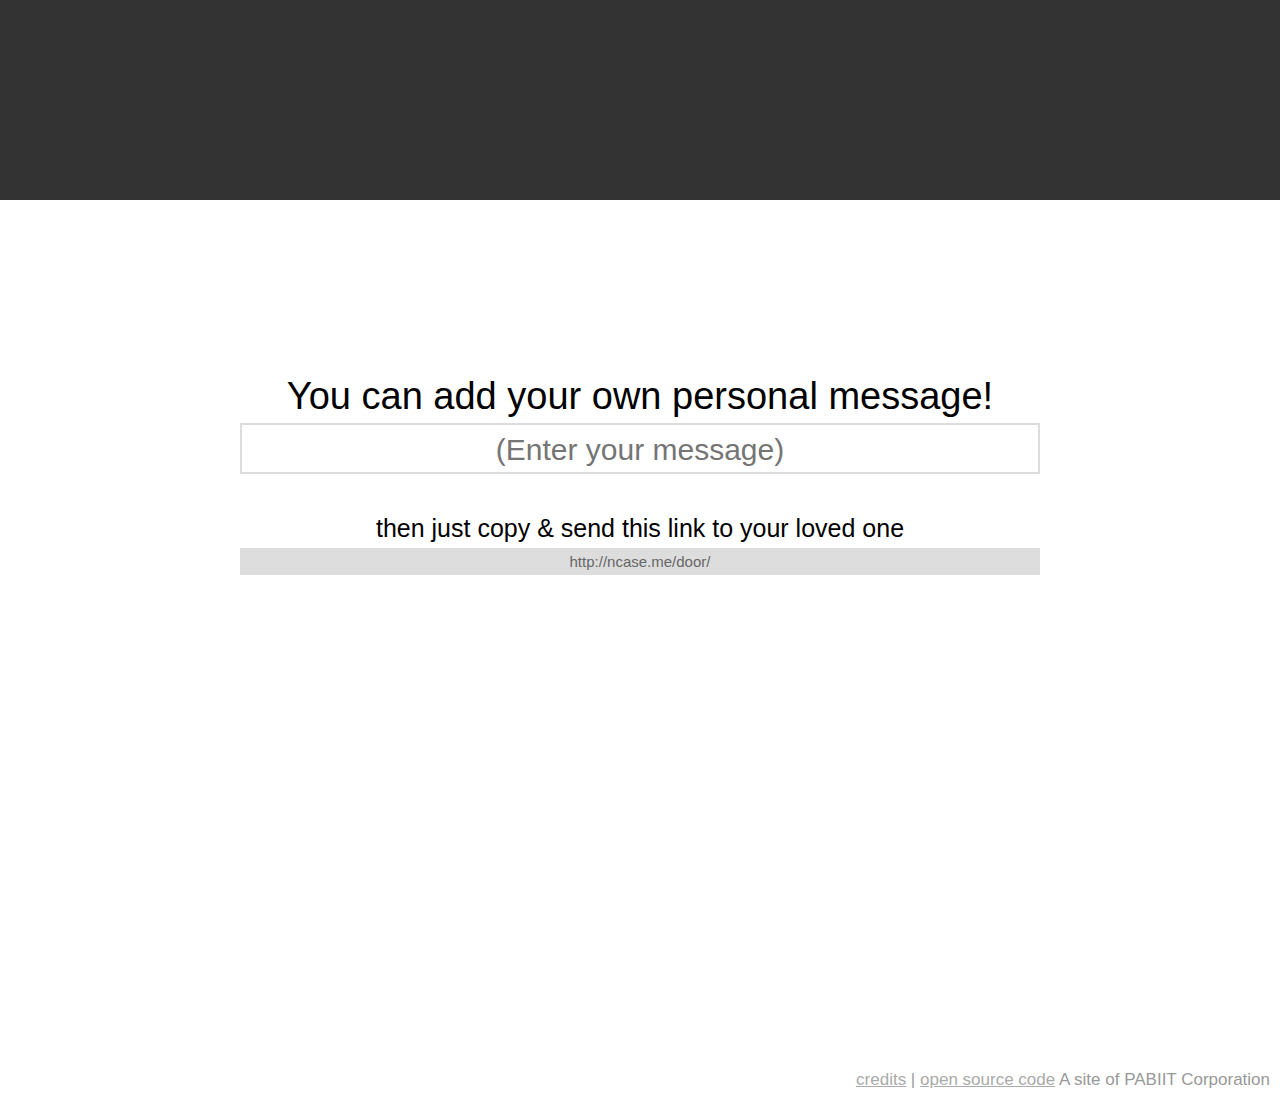
<file: game.html>
<!doctype>
<html>
<head>

	<!-- Place this data between the <head> tags of your website -->
	<title>it's a(door)able</title>
	<meta name="description" content="a one-minute minigame."/>
	<link rel="icon" type="image/png" href="favicon.png">

	<!-- Style -->
	<link rel="stylesheet" type="text/css" href="css/index.css"> 

</head>
<body>

	<div id="loading"><div>LOADING</div></div>

	<div id="whole_container">

		<!--span style="display:none"-->
		<div id="screen_one">
			<canvas id="canvas_intro"></canvas>
		</div>

		<div id="screen_two">
			<div id="canvas_container">

				<canvas id="canvas_1" width="300" height="380"></canvas>
				<canvas id="canvas_2" width="300" height="380"></canvas>
				<canvas id="canvas_3" width="300" height="380" style="margin:0"></canvas>
				
				<div id="valentines_text"></div>
				<div id="rewind_text">rewinding...</div>
				<div id="replay_text">playing back...</div>

			</div>
		</div>
		<!--/span-->

		<div id="screen_three">

			<div id="bottom">
				<a href="https://twitter.com/ncasenmare">credits</a>
				|
				<a href="https://github.com/ncase/door">open source code</a>
				<span>A site of PABIIT Corporation</span>
			</div>

			<div id="end_container">
				
				<span style="font-size:38px;">You can add your own personal message!</span>
				<input id="your_message" placeholder="(Enter your message)"></input>
				
				<span>then just copy &amp; send this link to your loved one</span>
				<input id="your_link" readonly></input>
				

				

				

				<br>
				<br>

				

			</div>
		</div>
		
	</div>
</body>
</html>

<script src="js/Key.js"></script>
<script src="js/game.js"></script>
<script src="js/popup.js"></script>
<script src="js/soundjs-0.6.0.min.js"></script>

<script>
//STAGE = 4;
</script>
</file>
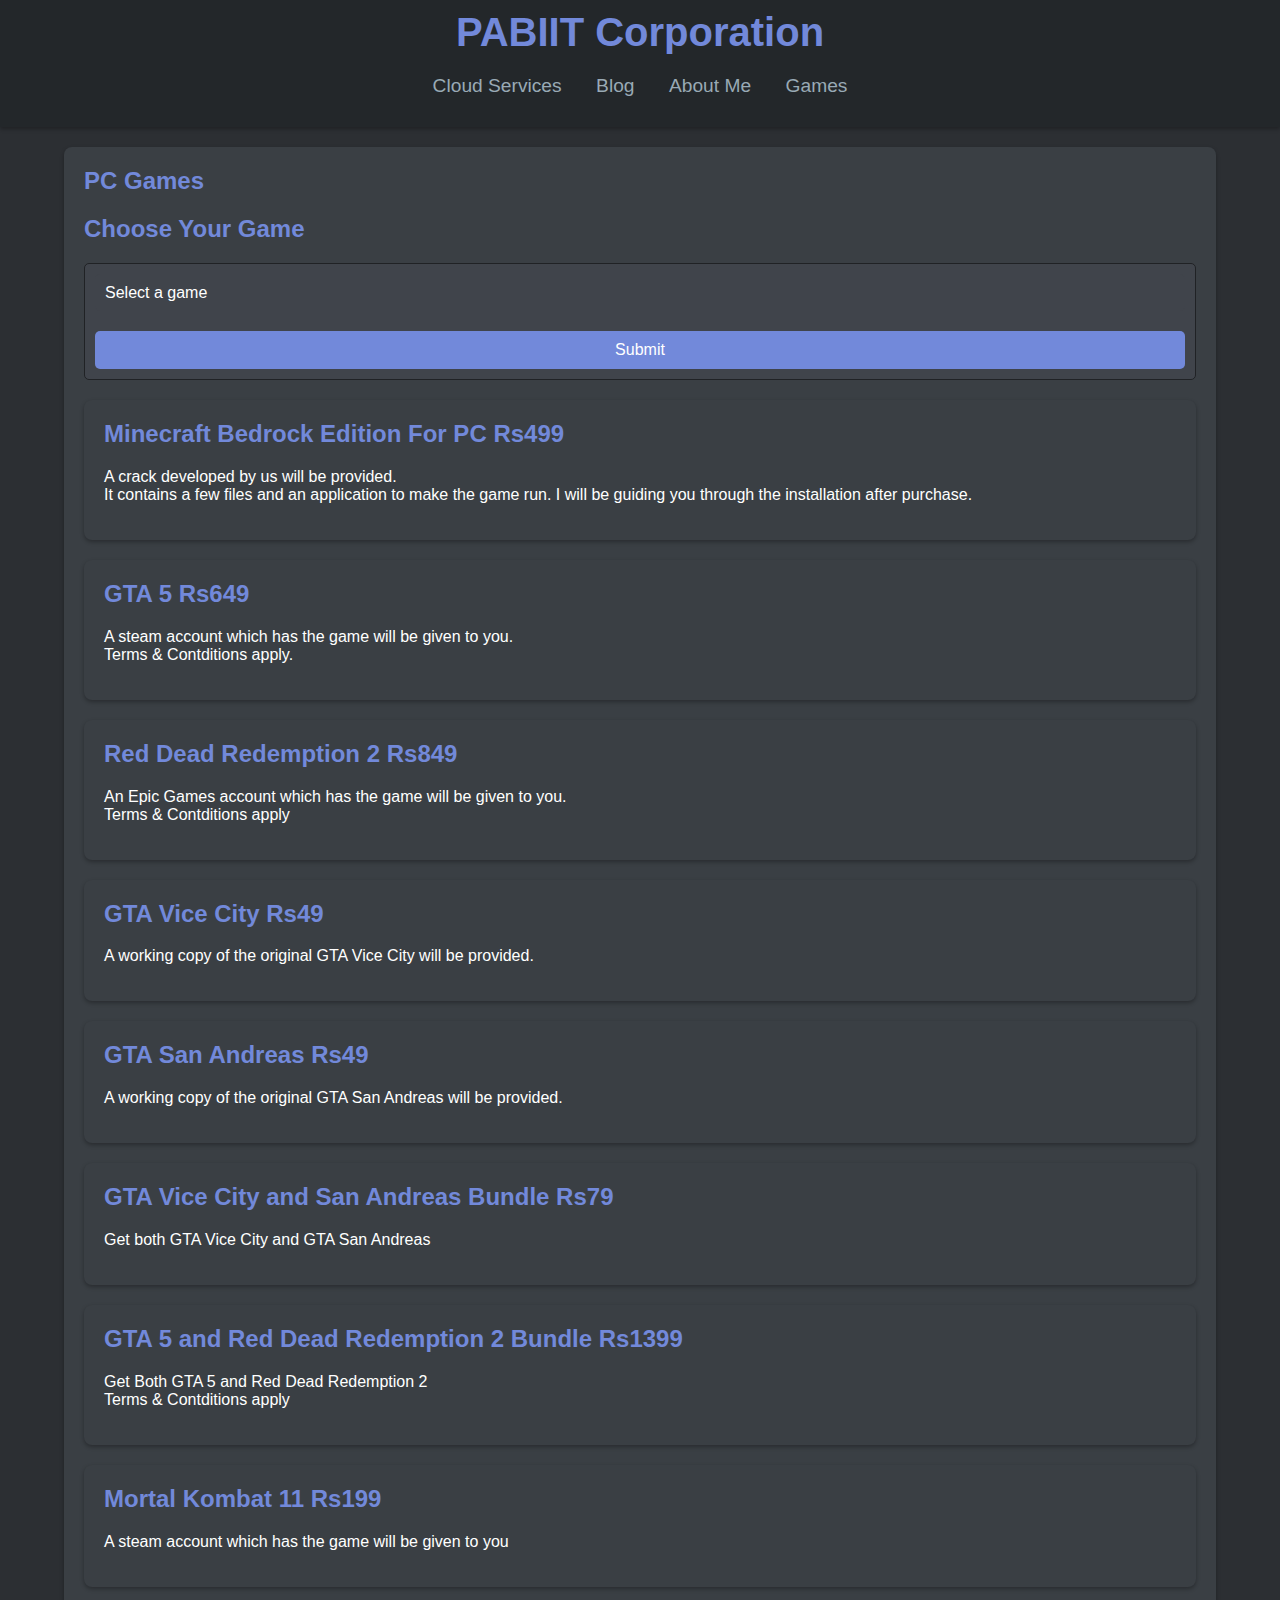
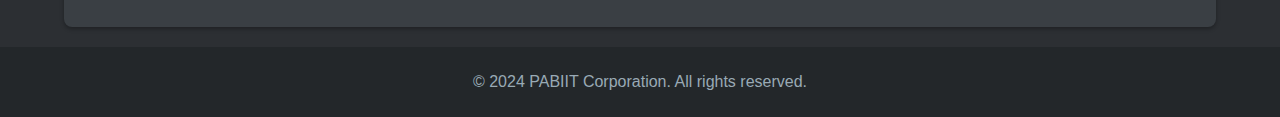
<file: gamepage.html>
<!DOCTYPE html>
<html lang="en">
<head>
    <meta charset="UTF-8">
    <meta name="viewport" content="width=device-width, initial-scale=1.0">
    <meta name="description" content="PABIIT Corporation. Read blogs.">
    <title>Blog - PABIIT Corporation</title>
    <link rel="icon" type="image/png" href="favicon.png">
    <script async src="https://pagead2.googlesyndication.com/pagead/js/adsbygoogle.js?client=ca-pub-1484845999654162"
     crossorigin="anonymous"></script>
    <style>
        body {
            margin: 0;
            font-family: Arial, sans-serif;
            background-color: #2C2F33;
            color: #FFFFFF;
        }
        header {
            background-color: #23272A;
            padding: 10px 0;
            text-align: center;
            box-shadow: 0 2px 4px rgba(0,0,0,0.3);
        }
        header h1 {
            margin: 0;
            font-size: 2.5em;
            font-weight: bold;
        }
        
        header h1 a {
            color: #7289DA;
            text-decoration: none;
        }
        header h1 a:hover {
            color: #99AAB5;
        }
        nav {
            text-align: center;
            margin: 20px 0;
        }
        nav ul {
            list-style: none;
            padding: 0;
        }
        nav ul li {
            display: inline;
            margin: 0 15px;
        }
        nav ul li a {
            color: #99AAB5;
            text-decoration: none;
            font-size: 1.2em;
        }
        nav ul li a:hover {
            color: #7289DA;
        }
        main {
            width: 90%;
            max-width: 1200px;
            margin: 20px auto;
        }
        section {
            background-color: #3A3F44;
            padding: 20px;
            margin: 20px 0;
            border-radius: 8px;
            box-shadow: 0 2px 4px rgba(0,0,0,0.3);
        }
        section h2 {
            margin-top: 0;
            color: #7289DA;
        }
        footer {
            text-align: center;
            padding: 10px 0;
            background-color: #23272A;
            color: #99AAB5;
            margin-top: 20px;
        }
        #contact-form {
            background-color: #36393f;
            color: #dcddde;
            padding: 20px;
        }

        #contact-form h2 {
            color: #7289da;
        }

        #contact-form label {
            display: block;
            margin-bottom: 5px;
            font-weight: bold;
        }

        #select,
        #contact-form input[type="option"],
        #contact-form input[type="text"],
        #contact-form input[type="email"],
        #contact-form textarea {
            width: 100%;
            padding: 10px;
            margin-bottom: 15px;
            background-color: #40444b;
            border: 1px solid #202225;
            color: #dcddde;
            border-radius: 5px;
            box-sizing: border-box;
        }

        #contact-form input[type="submit"] {
            background-color: #7289da;
            color: #fff;
            border: none;
            padding: 10px 20px;
            font-size: 16px;
            border-radius: 5px;
            cursor: pointer;
            transition: background-color 0.3s;
        }

        #contact-form input[type="submit"]:hover {
            background-color: #677bc4;
        }
        #button input[type="submit"] {
            background-color: #7289da;
            color: #fff;
            border: none;
            padding: 10px 20px;
            font-size: 16px;
            border-radius: 5px;
            cursor: pointer;
            transition: background-color 0.3s;
        }

        #button input[type="submit"]:hover {
            background-color: #677bc4;
        }
        .form-container {
            background-color: #2f3136;
            padding: 20px;
            border-radius: 10px;
            box-shadow: 0 0 10px rgba(0, 0, 0, 0.2);
            width: 300px;
            text-align: center;
        }
        h1 {
            margin-bottom: 20px;
            font-size: 24px;
        }
        label {
            display: block;
            margin-bottom: 10px;
            font-size: 18px;
        }
        select {
            width: 100%;
            padding: 10px;
            margin-bottom: 20px;
            border: white solid 1px;
            border-radius: 5px;
            background-color: #40444b;
            color: #ffffff;
            font-size: 16px;
            appearance: none;
        }
        select :hover{
            border: #dcddde;

        }
        button {
            padding: 10px 20px;
            background-color: #7289da;
            color: #ffffff;
            border: none;
            border-radius: 5px;
            cursor: pointer;
            font-size: 16px;
            width: 100%;
        }
        button:hover {
            background-color: #677bc4;
        }
    </style>
</head>
<body>
    <header>
        <h1><a href="index.html">PABIIT Corporation</a></h1>
        <nav>
            <ul>
                <li><a href="cloud-services.html">Cloud Services</a></li>
                <li><a href="blog.html">Blog</a></li>
                <li><a href="about-me.html">About Me</a></li>
                <li><a href="gamepage.html">Games</a></li>
            </ul>
        </nav>
    </header>
    <main>
        <section id="">
            <h2>PC Games</h2>
            <h2>Choose Your Game</h2>
            <div id="select">
                <form action="https://api.web3forms.com/submit" class="contact-form" method="post">
                    <input type="hidden" name="access_key" value="6ebf7ee8-9778-4609-8885-41b3c6d63e19">
                    <input type="hidden" name="redirect" value="https://pabiit.cloud/gamepage_redirect.html">
                    <select id="games" name="game" style="border: white 1px;">
                        <option value="default" disabled selected>Select a game</option>
                        <option value="minecraft">Minecraft</option>
                        <option value="gta5">GTA 5</option>
                        <option value="rdr2">Red Dead Redemption 2</option>
                        <option value="gtavc">GTA Vice City</option>
                        <option value="gtasa">GTA San Andreas</option>
                        <option value="gtavc/sa">GTA Vice City and San Andreas Bundle</option>
                        <option value="gta5/rdr2">GTA 5 and Red Dead Redemption 2 Bundle</option>
                        <option value="mk11">Mortal Kombat 11</option>
                    </select>
                    <button type="submit">Submit</button>
                </form>
            </div>
            
            <section id="game1">
                <h2>Minecraft Bedrock Edition For PC Rs499</h2>
                <p>
                    A crack developed by us will be provided.
                    <br>
                    It contains a few files and an application to make the game run.
                    I will be guiding you through the installation after purchase.
                    
                </p>
            </section>
            <section id="game2">
                <h2>GTA 5 Rs649</h2>
                <p>
                    A steam account which has the game will be given to you.<br>
                    Terms & Contditions apply.
                </p>
            </section>
            <section id="game3">
                <h2>Red Dead Redemption 2 Rs849</h2>
                <p>
                    An Epic Games account which has the game will be given to you.<br>
                    Terms & Contditions apply
                </p>
            </section>
            <section id="game4">
                <h2>GTA Vice City Rs49</h2>
                <p>
                    A working copy of the original GTA Vice City will be provided.
                </p>
            </section>
            <section id="game5">
                <h2>GTA San Andreas Rs49</h2>
                <p>
                    A working copy of the original GTA San Andreas will be provided.
                </p>
            </section>
            <section id="game6">
                <h2>GTA Vice City and San Andreas Bundle Rs79</h2>
                <p>Get both GTA Vice City and GTA San Andreas</p>
            </section>
            <section id="game7">
                <h2>GTA 5 and Red Dead Redemption 2 Bundle Rs1399</h2>
                <p>Get Both GTA 5 and Red Dead Redemption 2<br>Terms & Contditions apply</p>
            </section>
            <section id="game8">
                <h2>Mortal Kombat 11 Rs199</h2>
                <p>A steam account which has the game will be given to you</p>
            </section>
            
        </section>
    </main>
    <footer>
        <p>&copy; 2024 PABIIT Corporation. All rights reserved.</p>
    </footer>
</body>
</html>
</file>
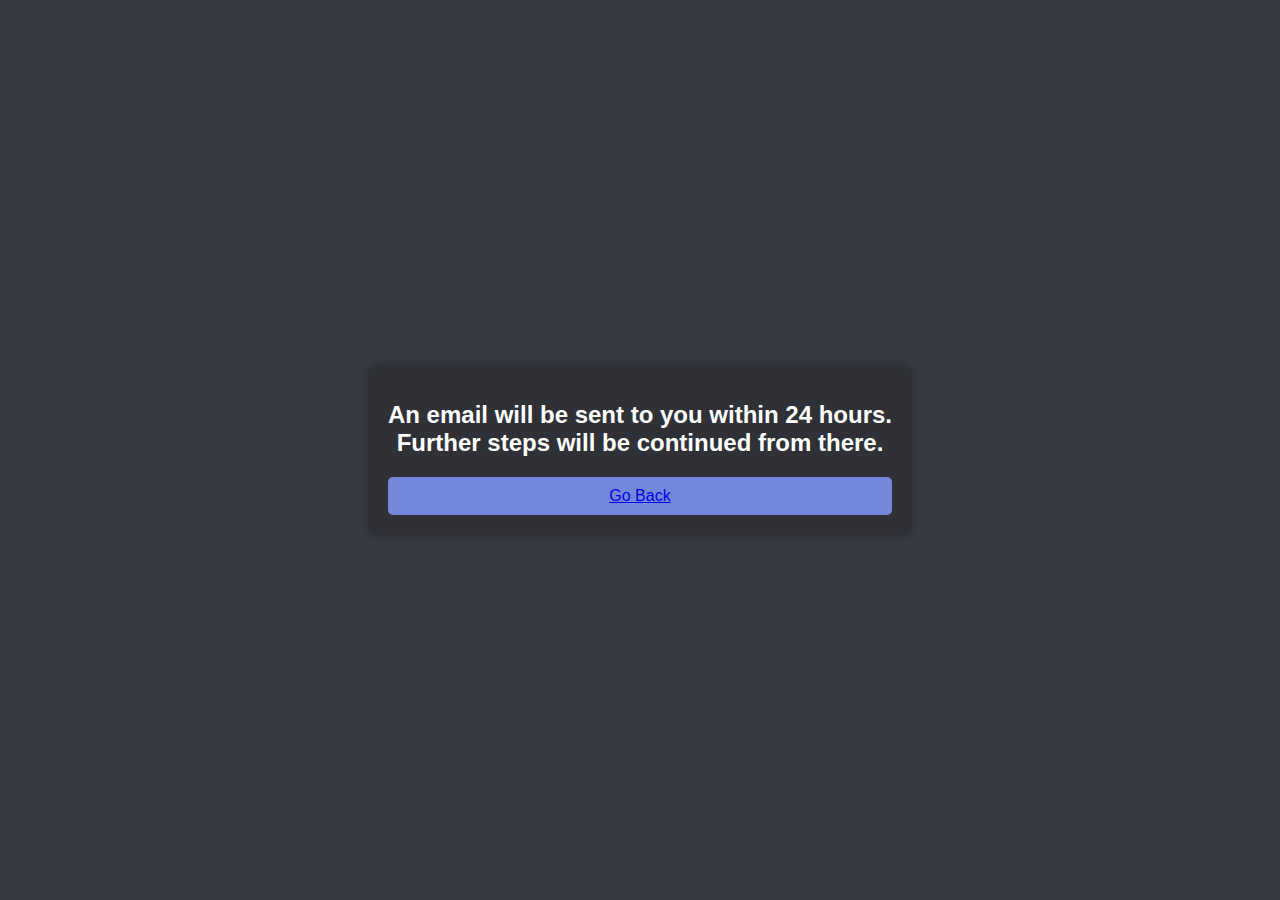
<file: gamepage_redirect.html>
<!DOCTYPE html>
<html lang="en">
<head>
    <meta charset="UTF-8">
    <meta name="viewport" content="width=device-width, initial-scale=1.0">
    <title>Select a Game</title>
    <script async src="https://pagead2.googlesyndication.com/pagead/js/adsbygoogle.js?client=ca-pub-1484845999654162"
     crossorigin="anonymous"></script>
    <style>
        body {
            font-family: 'Whitney', 'Helvetica Neue', Helvetica, Arial, sans-serif;
            background-color: #36393f;
            color: #ffffff;
            margin: 0;
            padding: 0;
            display: flex;
            justify-content: center;
            align-items: center;
            height: 100vh;
        }
        .form-container {
            background-color: #2f3136;
            padding: 20px;
            border-radius: 10px;
            box-shadow: 0 0 10px rgba(0, 0, 0, 0.2);
            
            text-align: center;
        }
        h1 {
            margin-bottom: 20px;
            font-size: 24px;
        }
        label {
            display: block;
            margin-bottom: 10px;
            font-size: 18px;
        }
        select {
            width: 100%;
            padding: 10px;
            margin-bottom: 20px;
            border: none;
            border-radius: 5px;
            background-color: #40444b;
            color: #ffffff;
            font-size: 16px;
            appearance: none;
        }
        button {
            padding: 10px 20px;
            background-color: #7289da;
            color: #ffffff;
            border: none;
            border-radius: 5px;
            cursor: pointer;
            font-size: 16px;
            width: 100%;
        }
        button:hover {
            background-color: #677bc4;
        }
    </style>
</head>
<body>
    <div class="form-container">
        <h1>An email will be sent to you within 24 hours.<br>Further steps will be continued from there.</h1>
        <button type="submit"><a href="gamepage.html">Go Back</a></button>
    </div>
</body>
</html>
</file>
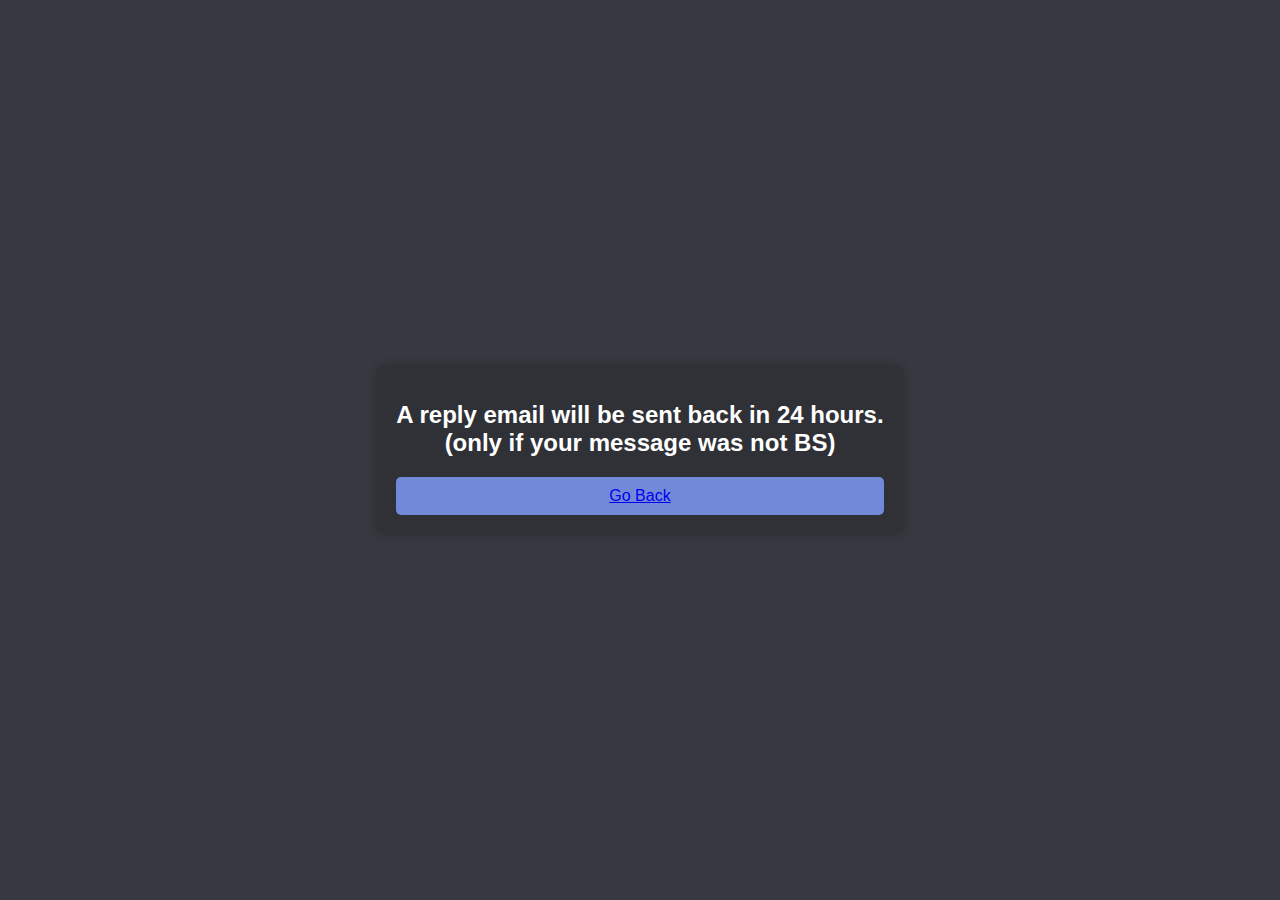
<file: homepage_redirect.html>
<!DOCTYPE html>
<html lang="en">
<head>
    <meta charset="UTF-8">
    <meta name="viewport" content="width=device-width, initial-scale=1.0">
    <title>PABIIT Corporation</title>
    <script async src="https://pagead2.googlesyndication.com/pagead/js/adsbygoogle.js?client=ca-pub-1484845999654162"
     crossorigin="anonymous"></script>
    <style>
        body {
            font-family: 'Whitney', 'Helvetica Neue', Helvetica, Arial, sans-serif;
            background-color: #36393f;
            color: #ffffff;
            margin: 0;
            padding: 0;
            display: flex;
            justify-content: center;
            align-items: center;
            height: 100vh;
        }
        .form-container {
            background-color: #2f3136;
            padding: 20px;
            border-radius: 10px;
            box-shadow: 0 0 10px rgba(0, 0, 0, 0.2);
            
            text-align: center;
        }
        h1 {
            margin-bottom: 20px;
            font-size: 24px;
        }
        label {
            display: block;
            margin-bottom: 10px;
            font-size: 18px;
        }
        select {
            width: 100%;
            padding: 10px;
            margin-bottom: 20px;
            border: none;
            border-radius: 5px;
            background-color: #40444b;
            color: #ffffff;
            font-size: 16px;
            appearance: none;
        }
        button {
            padding: 10px 20px;
            background-color: #7289da;
            color: #ffffff;
            border: none;
            border-radius: 5px;
            cursor: pointer;
            font-size: 16px;
            width: 100%;
        }
        button:hover {
            background-color: #677bc4;
        }
    </style>
</head>
<body>
    <div class="form-container">
        <h1>A reply email will be sent back in 24 hours.<br>(only if your message was not BS)</h1>
        <button type="submit"><a href="index.html">Go Back</a></button>
    </div>
</body>
</html>
</file>
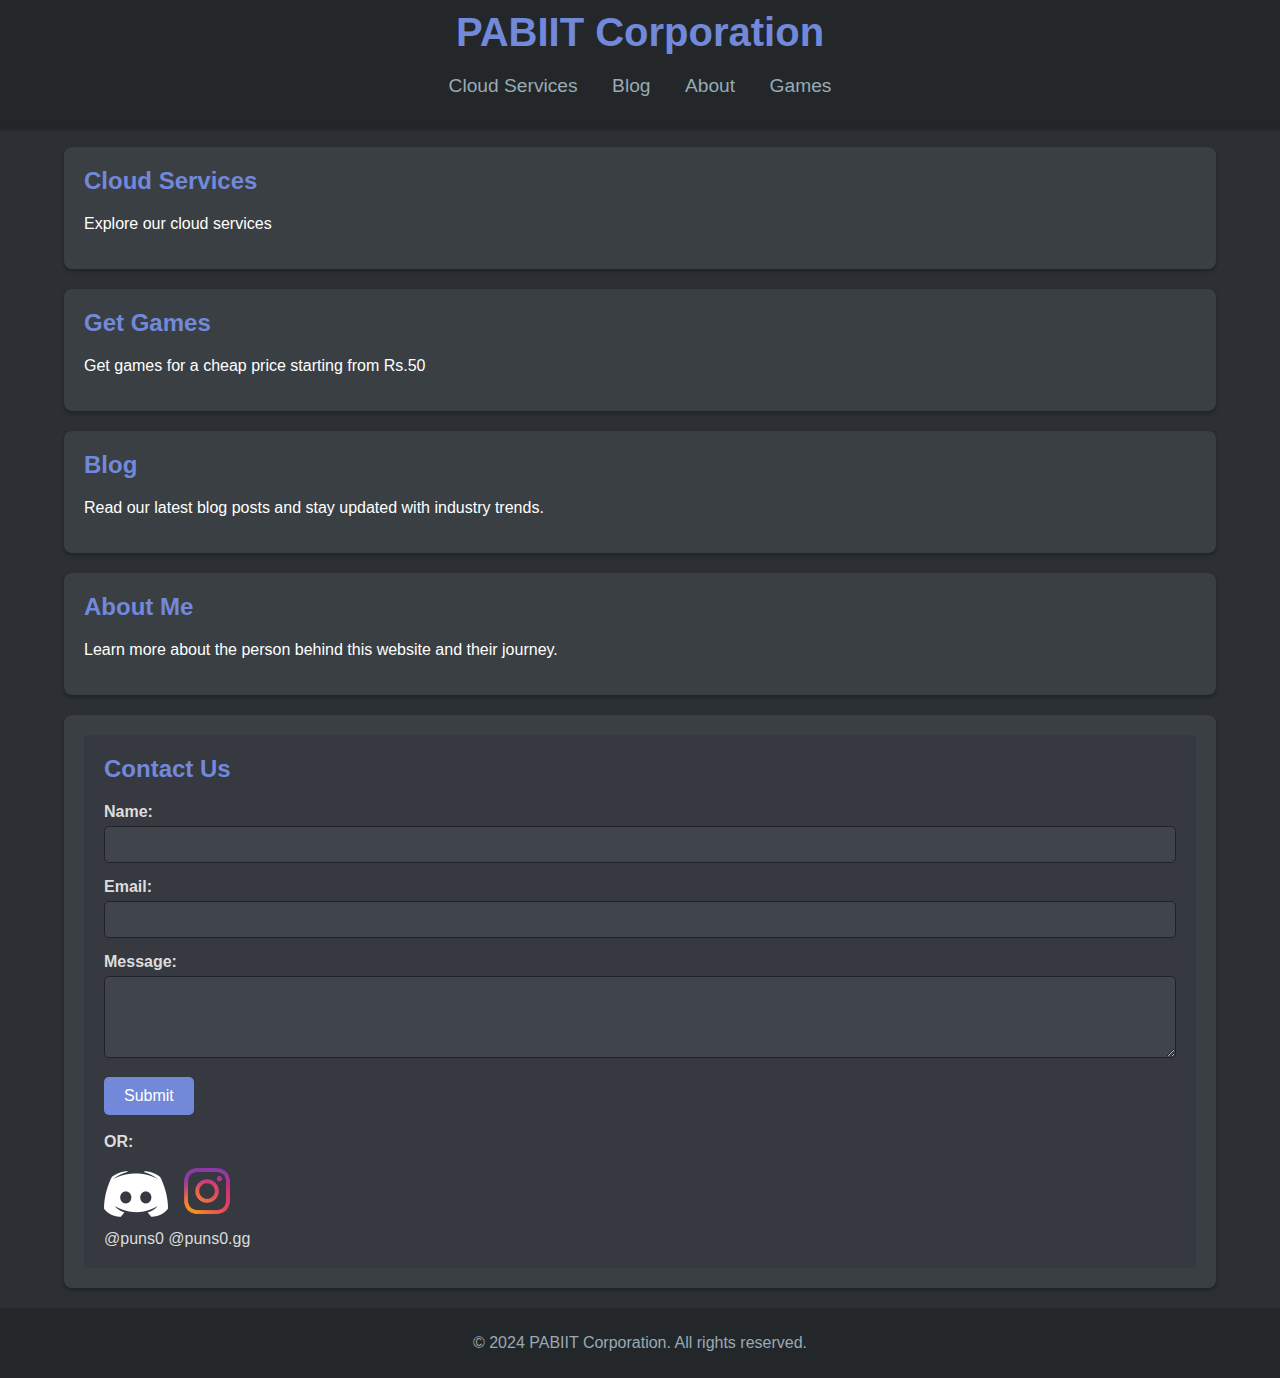
<file: index1.html>
<!DOCTYPE html>
<html lang="en">
<head>
    <meta charset="UTF-8">
    <meta name="viewport" content="width=device-width, initial-scale=1.0">
    <meta name="description" content="PABIIT Corporation. Use PABIIT Cloud Services, read blogs, play games">
    <title>PABIIT Corporation</title>
    <script async src="https://pagead2.googlesyndication.com/pagead/js/adsbygoogle.js?client=ca-pub-1484845999654162"
     crossorigin="anonymous"></script>
    <link rel="icon" type="image/png" href="favicon.png">
    <style>
        body {
            margin: 0;
            font-family: Arial, sans-serif;
            background-color: #2C2F33;
            color: #FFFFFF;
        }
        header {
            background-color: #23272A;
            padding: 10px 0;
            text-align: center;
            box-shadow: 0 2px 4px rgba(0,0,0,0.3);
        }
        header h1 {
            margin: 0;
            font-size: 2.5em;
            font-weight: bold;
        }
        header h1 a {
            color: #7289DA;
            text-decoration: none;
        }
        header h1 a:hover {
            color: #99AAB5;
        }
        nav {
            text-align: center;
            margin: 20px 0;
        }
        nav ul {
            list-style: none;
            padding: 0;
        }
        nav ul li {
            display: inline;
            margin: 0 15px;
        }
        nav ul li a {
            color: #99AAB5;
            text-decoration: none;
            font-size: 1.2em;
        }
        nav ul li a:hover {
            color: #7289DA;
        }
        main {
            width: 90%;
            max-width: 1200px;
            margin: 20px auto;
        }
        section {
            background-color: #3A3F44;
            padding: 20px;
            margin: 20px 0;
            border-radius: 8px;
            box-shadow: 0 2px 4px rgba(0,0,0,0.3);
        }
        section h2 {
            margin-top: 0;
            color: #7289DA;
        }
        section a {
            color: #7289DA;
            text-decoration: none;
        }
        section a:hover {
            color: #99AAB5;
        }
        footer {
            text-align: center;
            padding: 10px 0;
            background-color: #23272A;
            color: #99AAB5;
            margin-top: 20px;
        }
        #contact-form {
            background-color: #36393f;
            color: #dcddde;
            padding: 20px;
        }

        #contact-form h2 {
            color: #7289da;
        }

        #contact-form label {
            display: block;
            margin-bottom: 5px;
            font-weight: bold;
        }
        
        #contact-form input[type="text"],
        #contact-form input[type="email"],
        #contact-form textarea {
            width: 100%;
            padding: 10px;
            margin-bottom: 15px;
            background-color: #40444b;
            border: 1px solid #202225;
            color: #dcddde;
            border-radius: 5px;
            box-sizing: border-box;
        }

        #contact-form input[type="submit"] {
            background-color: #7289da;
            color: #fff;
            border: none;
            padding: 10px 20px;
            font-size: 16px;
            border-radius: 5px;
            cursor: pointer;
            transition: background-color 0.3s;
        }

        #contact-form input[type="submit"]:hover {
            background-color: #677bc4;
        }
        
    </style>
</head>
<body>
    <header>
        <h1><a href="index.html">PABIIT Corporation</a></h1>
        <nav>
            <ul>
                <li><a href="cloud-services.html">Cloud Services</a></li>
                <li><a href="blog.html">Blog</a></li>
                <li><a href="about-me.html">About</a></li>
                <li><a href="gamepage.html">Games</a></li>
            </ul>
        </nav>
    </header>
    <main>
        <section id="cloud-services">
            <h2><a href="cloud-services.html">Cloud Services</a></h2>
            <p>Explore our cloud services</p>
        </section>
        <section id="games">
            <h2><a href="gamepage.html">Get Games</a></h2>
            <p>Get games for a cheap price starting from Rs.50</p>
        </section>
        <section id="blog">
            <h2><a href="blog.html">Blog</a></h2>
            <p>Read our latest blog posts and stay updated with industry trends.</p>
        </section>
        <section id="about-me">
            <h2><a href="about-me.html">About Me</a></h2>
            <p>Learn more about the person behind this website and their journey.</p>
        </section>
        <!-- <section id="special">
            <h2><a href="game.html">Special</a></h2>
            <p>Play a game. You can do something special after that :)</p>
        </section> -->
        
        <section id="contact">
            <div id="contact-form">
                <h2>Contact Us</h2>
                <form action="https://api.web3forms.com/submit" class="contact-left" method="post">
                    <input type="hidden" name="redirect" value="https://pabiit.cloud/homepage_redirect.html">
                    <input type="hidden" name="access_key" value="6ebf7ee8-9778-4609-8885-41b3c6d63e19">
                    <label for="name">Name:</label>
                    <input type="text" id="name" name="name" required>

                    <label for="email">Email:</label>
                    <input type="email" id="email" name="email" required>

                    <label for="message">Message:</label>
                    <textarea id="message" name="message" rows="4" required></textarea>

                    <input type="submit" value="Submit">
                </form><br>
                <label for="OR">OR:</label>
                
                

                <img src="image2.png" width="64px" height="64px"> <a href="https://www.instagram.com/puns0.gg/"><img src="image.png" width="70px" height="70px"></a><br>@puns0   @puns0.gg
            </div>
        </section>
    </main>
    <footer>
        <p>&copy; 2024 PABIIT Corporation. All rights reserved.</p>
    </footer>
</body>
</html>
</file>
<file: styles-blog.css>
/* Add styles for dark mode here */
body {
    background-color: #222;
    color: #fff;
    font-family: Arial, sans-serif;
    margin: 0;
    padding: 0;
}

header {
    background-color: #333;
    padding: 20px;
    text-align: center;
}

nav ul {
    list-style-type: none;
    margin: 0;
    padding: 0;
}

nav ul li {
    display: inline;
    margin-right: 20px;
}

nav ul li a {
    color: #fff;
    text-decoration: none;
    padding: 10px 20px;
    border-radius: 5px;
    transition: background-color 0.3s ease;
}

nav ul li a:hover {
    background-color: #555;
}

main {
    padding: 20px;
}

section {
    margin-bottom: 40px;
    text-align: center;
}

footer {
    background-color: #333;
    color: #fff;
    padding: 20px;
    text-align: center;
}
</file>
<file: styles-cloud-services.css>
/* Add styles for dark mode here */
body {
    background-color: #222;
    color: #fff;
    font-family: Arial, sans-serif;
    margin: 0;
    padding: 0;
}

header {
    background-color: #333;
    padding: 20px;
    text-align: center;
}

nav ul {
    list-style-type: none;
    margin: 0;
    padding: 0;
}

nav ul li {
    display: inline;
    margin-right: 20px;
}

nav ul li a {
    color: #fff;
    text-decoration: none;
    padding: 10px 20px;
    border-radius: 5px;
    transition: background-color 0.3s ease;
}

nav ul li a:hover {
    background-color: #555;
}

main {
    padding: 20px;
}

section {
    margin-bottom: 40px;
    text-align: center;
}

footer {
    background-color: #333;
    color: #fff;
    padding: 20px;
    text-align: center;
}
</file>
<file: css/index.css>
body{
	margin:0;

	font-family: Helvetica, Arial, sans-serif;
	font-weight: 100;

	overflow: hidden;

}
canvas{
	float:left;
	margin-right: 20px;
}
#whole_container{
	position: absolute;
	width: 100%; height: 100%;
	top:0px;
	-webkit-transition: top 1s ease-in-out;
	-moz-transition: top 1s ease-in-out;
	-ms-transition: top 1s ease-in-out;
	transition: top 1s ease-in-out;
}
#screen_one, #screen_two, #screen_three{
	width:100%; height:100%;
	position: relative;
}
#screen_one{
	background-color: #bbb;
	background-image: url(intro.png);
	background-repeat: no-repeat;
	background-position: 50% 50%;
}
#screen_two{
	background:#333;
}
#screen_three{
	background:#fff;

}
#canvas_container{
	width:940px;
	height:380px;
	position: absolute;
	margin:auto;
	top:0; left:0; right:0; bottom:0;
	background-image: url(levels_bg.png);
	background-repeat: no-repeat;
}

#valentines_text, #rewind_text, #replay_text{
	display: none;
	position: absolute;
	bottom:0;
	width:100%;
	height:50px;
	color:#666;
	font-size: 30px;
	text-align: center;
	letter-spacing: 0px;

	-webkit-transition: letter-spacing 5s ease-out;
	-moz-transition: letter-spacing 5s ease-out;
	-ms-transition: letter-spacing 5s ease-out;
	transition: letter-spacing 5s ease-out;

}
#rewind_text, #replay_text{
	color: #ccc;
	letter-spacing: 2px;
	/*text-align: left;*/
}
#end_container{
	width: 800px;
	height: 550px;
	margin: auto;
	position: absolute;
	top: 0;
	bottom: 0;
	left: 0;
	right: 0;
	font-size: 25px;

	text-align: center;
}
#support{
	font-size: 30px;
	color:#fff;
	background:#ff7f29;
	padding: 10px;
	width:320px;
	border-radius: 10px;
	margin: 10px auto;
	cursor: pointer;

	position: relative;
	top: 0px;

	text-decoration: none;
	
	-webkit-transition: all 0.1s ease-out;
	-moz-transition: all 0.1s ease-out;
	-ms-transition: all 0.1s ease-out;
	transition: all 0.1s ease-out;

}
#support:hover{
	background: #ffce87;
	top: -3px;
}
input#your_message{
	display: block;
	width: 100%;
	font-size: 30px;
	padding: 5px;
	border: 2px solid #ddd;
	margin: 5px 0 40px 0;

	color: #666;
	padding-top: 8px;

	font-family: Helvetica, Arial, sans-serif;
	font-weight: 100;

	text-align: center;
}
input#your_link{
	display: block;
	width: 100%;
	font-size: 15px;
	padding: 5px;
	background: #ddd;
	border:none;
	margin: 5px 0 40px 0;

	color: #666;

	font-family: Helvetica, Arial, sans-serif;
	font-weight: 100;

	text-align: center;
}
#share{
	width:330px;
	margin:5px auto;
	height:50px;
	margin-bottom: 30px;
}
#share > div{
	float: left;
	width: 50px; height: 50px;
	margin-right: 5px;

	opacity: 0.25;
	position: relative;
	top:0;
	cursor: pointer;

	-webkit-transition: all 0.1s ease-out;
	-moz-transition: all 0.1s ease-out;
	-ms-transition: all 0.1s ease-out;
	transition: all 0.1s ease-out;

}
#share > div:hover{
	opacity: 0.7;
	top:-3px;
}
#share_facebook{
	background: url(../icons/facebook.png);
}
#share_twitter{
	background: url(../icons/twitter.png);
}
#share_plus{
	background: url(../icons/plus.png);
}
#share_tumblr{
	background: url(../icons/tumblr.png);
}
#share_reddit{
	background: url(../icons/reddit.png);
}
#share_stumbleupon{
	background: url(../icons/stumbleupon.png);
	margin-right: 0px;
}
#bottom{
	font-size: 17px;
	position: absolute;
	bottom: 10px;
	right: 10px;
	color: #999;
}
#bottom a{
	color: #aaa;
}
#bottom a:hover{
	color: #ccc;
}

#loading{
	position: fixed;
	top:0; left:0;

	width:100%;
	height: 100%;

	background: #333;
	color: #fff;
	font-size: 30px;
	letter-spacing: 5px;
	text-align:center;

	z-index: 1;
}
#loading > div{
	position: absolute;
	margin: auto;
	top:0; left:0; right:0; bottom:0;
	width:100%; height:50px;
}
</file>
